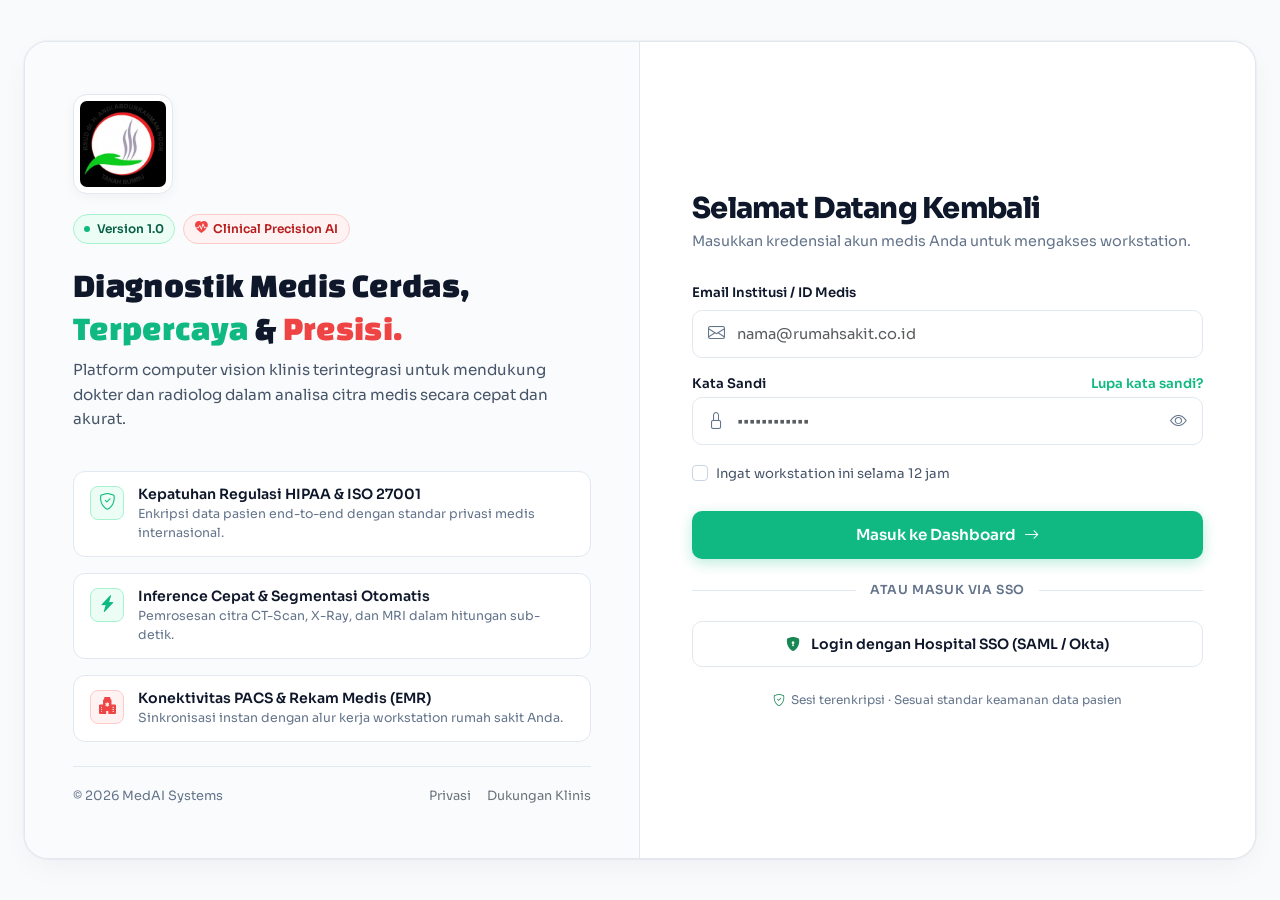
<file: index.html>
<!doctype html>
<html lang="id">
  <head>
    <meta charset="UTF-8" />
    <meta name="viewport" content="width=device-width, initial-scale=1.0" />
    <title>MedAI - Clinical AI Portal</title>

    <!-- Google Fonts: Changa One & Sora -->
    <link rel="preconnect" href="https://fonts.googleapis.com" />
    <link rel="preconnect" href="https://fonts.gstatic.com" crossorigin />
    <link
      href="https://fonts.googleapis.com/css2?family=Changa+One:ital@0;1&family=Sora:wght@300;400;500;600;700;800&display=swap"
      rel="stylesheet"
    />

    <!-- Bootstrap 5.3.3 CSS -->
    <link
      href="https://cdn.jsdelivr.net/npm/bootstrap@5.3.3/dist/css/bootstrap.min.css"
      rel="stylesheet"
    />

    <!-- Bootstrap Icons -->
    <link
      rel="stylesheet"
      href="https://cdn.jsdelivr.net/npm/bootstrap-icons@1.11.3/font/bootstrap-icons.min.css"
    />

    <!-- Custom Modular Stylesheet -->
    <link rel="stylesheet" href="assets/css/style.css" />
  </head>
  <body>
    <!-- Main Auth Container -->
    <main class="auth-container animate-entrance">
      <div class="row g-0 h-100">
        <!-- ==============================================
             LEFT SECTION: BRAND & CLINICAL OVERVIEW
             ============================================== -->
        <section class="col-lg-6 brand-section">
          <!-- Top: Brand Header & Image Component -->
          <div class="brand-anim-1">
            <div class="brand-image-wrapper">
              <img
                src="assets/img/brand.png"
                alt="MedAI-CV Logo Brand"
                width="100"
                height="100"
              />
            </div>

            <!-- Badges Row: Green Trust & Red Clinical Hint -->
            <div class="brand-badges-row">
              <span class="badge-green">
                <span class="status-dot"></span>
                <span>Version 1.0</span>
              </span>
              <span class="badge-red-hint">
                <i class="bi bi-heart-pulse-fill"></i>
                <span>Clinical Precision AI</span>
              </span>
            </div>

            <div class="mt-2">
              <h1 class="brand-headline mb-2">
                Diagnostik Medis Cerdas,
                <span class="highlight-green">Terpercaya</span> &amp;
                <span class="highlight-red">Presisi.</span>
              </h1>
              <p class="brand-description">
                Platform computer vision klinis terintegrasi untuk mendukung
                dokter dan radiolog dalam analisa citra medis secara cepat dan
                akurat.
              </p>
            </div>
          </div>

          <!-- Middle: Simplified Feature List -->
          <div class="brand-anim-2 my-4">
            <div class="d-flex flex-column gap-3">
              <div class="feature-item">
                <div class="feature-icon-green">
                  <i class="bi bi-shield-check"></i>
                </div>
                <div class="feature-text">
                  <h6>Kepatuhan Regulasi HIPAA &amp; ISO 27001</h6>
                  <p>
                    Enkripsi data pasien end-to-end dengan standar privasi medis
                    internasional.
                  </p>
                </div>
              </div>

              <div class="feature-item">
                <div class="feature-icon-green">
                  <i class="bi bi-lightning-charge-fill"></i>
                </div>
                <div class="feature-text">
                  <h6>Inference Cepat &amp; Segmentasi Otomatis</h6>
                  <p>
                    Pemrosesan citra CT-Scan, X-Ray, dan MRI dalam hitungan
                    sub-detik.
                  </p>
                </div>
              </div>

              <div class="feature-item">
                <div class="feature-icon-red">
                  <i class="bi bi-hospital-fill"></i>
                </div>
                <div class="feature-text">
                  <h6>Konektivitas PACS &amp; Rekam Medis (EMR)</h6>
                  <p>
                    Sinkronisasi instan dengan alur kerja workstation rumah
                    sakit Anda.
                  </p>
                </div>
              </div>
            </div>
          </div>

          <!-- Bottom: Corporate Footer -->
          <div
            class="brand-anim-3 brand-footer d-flex align-items-center justify-content-between"
          >
            <span>&copy; 2026 MedAI Systems</span>
            <div class="d-flex gap-3">
              <a
                href="#"
                class="text-secondary text-decoration-none"
                style="font-size: 0.8rem"
                >Privasi</a
              >
              <a
                href="#"
                class="text-secondary text-decoration-none"
                style="font-size: 0.8rem"
                >Dukungan Klinis</a
              >
            </div>
          </div>
        </section>

        <!-- ==============================================
             RIGHT SECTION: CLEAN LOGIN FORM
             ============================================== -->
        <section class="col-lg-6 login-section">
          <!-- Form Header -->
          <div class="form-anim-1">
            <h2 class="form-title">Selamat Datang Kembali</h2>
            <p class="form-subtitle">
              Masukkan kredensial akun medis Anda untuk mengakses workstation.
            </p>
          </div>

          <!-- Login Form -->
          <form id="loginForm" class="form-anim-2">
            <!-- Work Email / ID Input -->
            <div class="mb-3">
              <label for="workEmail" class="form-label"
                >Email Institusi / ID Medis</label
              >
              <div class="input-wrapper">
                <input
                  type="email"
                  class="form-control"
                  id="workEmail"
                  placeholder="nama@rumahsakit.co.id"
                  required
                />
                <i class="bi bi-envelope input-icon"></i>
              </div>
            </div>

            <!-- Password Input -->
            <div class="mb-3">
              <div
                class="d-flex justify-content-between align-items-center mb-1"
              >
                <label for="accountPassword" class="form-label mb-0"
                  >Kata Sandi</label
                >
                <a href="#forgot" class="forgot-link">Lupa kata sandi?</a>
              </div>
              <div class="input-wrapper">
                <input
                  type="password"
                  class="form-control"
                  id="accountPassword"
                  placeholder="••••••••••••"
                  required
                />
                <i class="bi bi-lock input-icon"></i>
                <button
                  type="button"
                  class="toggle-password"
                  id="togglePasswordBtn"
                  aria-label="Tampilkan atau sembunyikan kata sandi"
                >
                  <i class="bi bi-eye" id="togglePasswordIcon"></i>
                </button>
              </div>
            </div>

            <!-- Remember me -->
            <div class="d-flex justify-content-between align-items-center mb-4">
              <div class="form-check">
                <input
                  class="form-check-input"
                  type="checkbox"
                  id="rememberMe"
                />
                <label class="form-check-label" for="rememberMe">
                  Ingat workstation ini selama 12 jam
                </label>
              </div>
            </div>

            <!-- Primary Green Action Button -->
            <button
              type="submit"
              id="submitBtn"
              class="btn btn-green-primary w-100"
            >
              <span>Masuk ke Dashboard</span>
              <i class="bi bi-arrow-right"></i>
            </button>
          </form>

          <!-- Alternative SSO Option -->
          <div class="form-anim-3">
            <div class="divider">
              <span>atau masuk via sso</span>
            </div>

            <button type="button" class="btn btn-sso w-100">
              <i class="bi bi-shield-lock-fill text-success"></i>
              <span>Login dengan Hospital SSO (SAML / Okta)</span>
            </button>
          </div>

          <!-- Compliance Notice with Green & Red Hint -->
          <div class="form-anim-4 compliance-footer">
            <i class="bi bi-shield-check text-success"></i>
            <span
              >Sesi terenkripsi &middot; Sesuai standar keamanan data
              pasien</span
            >
          </div>
        </section>
      </div>
    </main>

    <!-- Bootstrap 5.3.3 JS Bundle -->
    <script src="https://cdn.jsdelivr.net/npm/bootstrap@5.3.3/dist/js/bootstrap.bundle.min.js"></script>

    <!-- Custom Modular Script -->
    <script src="assets/js/main.js"></script>
  </body>
</html>
</file>
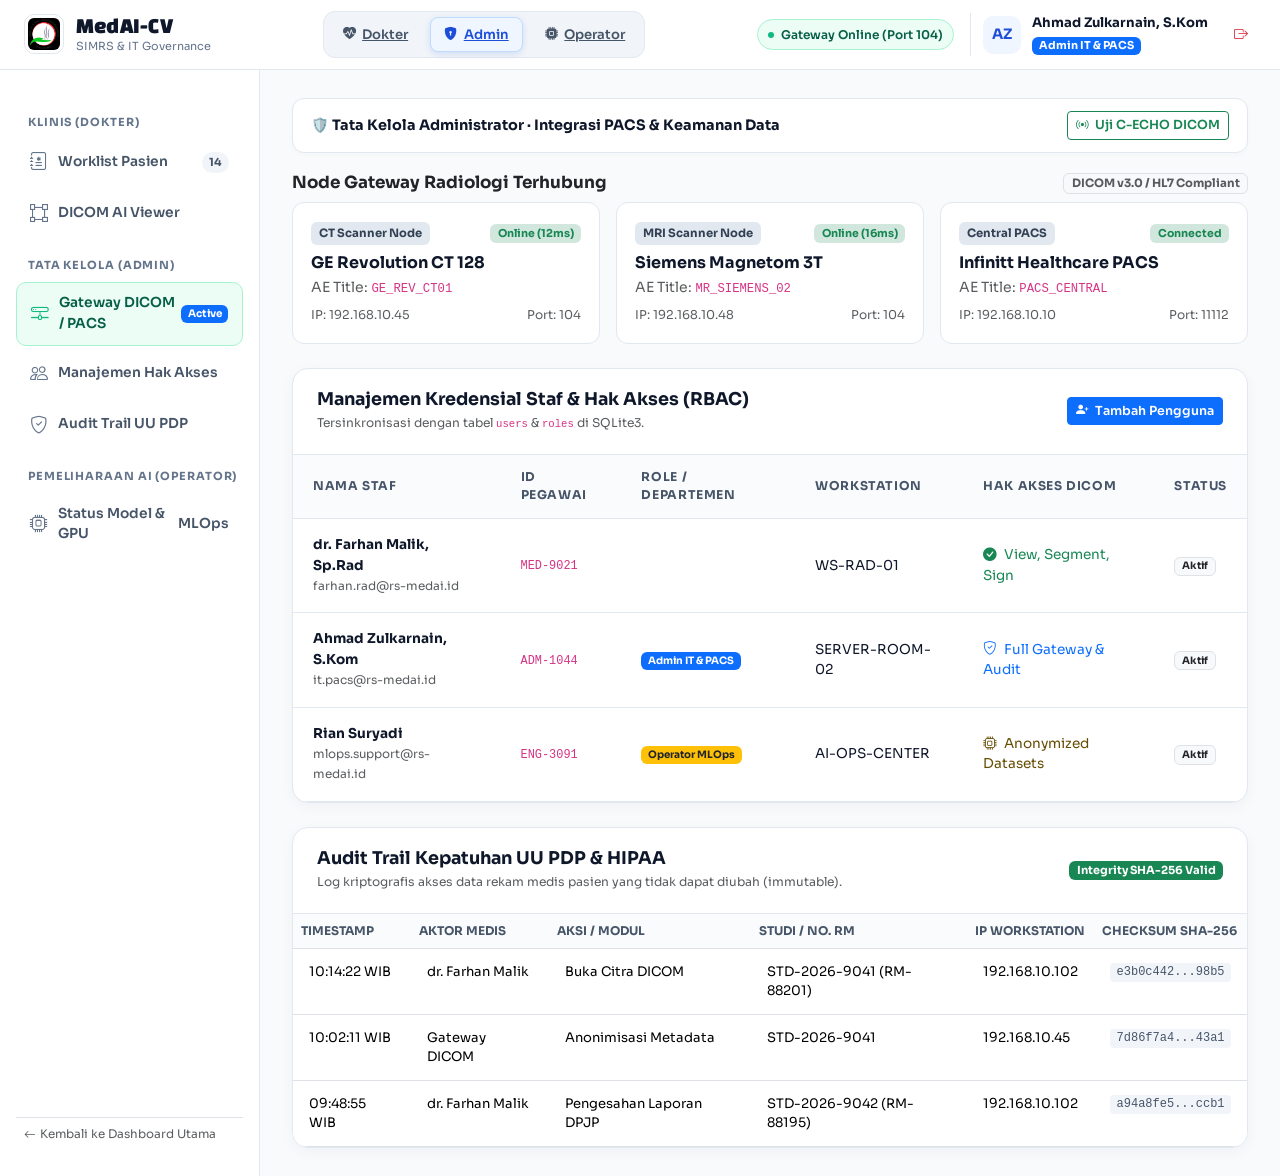
<file: admin.html>
<!doctype html>
<html lang="id">
  <head>
    <meta charset="UTF-8" />
    <meta name="viewport" content="width=device-width, initial-scale=1.0" />
    <title>MedAI-CV &mdash; Modul Tata Kelola Admin, PACS &amp; Audit</title>

    <!-- Google Fonts: Changa One & Sora -->
    <link rel="preconnect" href="https://fonts.googleapis.com" />
    <link rel="preconnect" href="https://fonts.gstatic.com" crossorigin />
    <link
      href="https://fonts.googleapis.com/css2?family=Changa+One:ital@0;1&family=Sora:wght@300;400;500;600;700;800&display=swap"
      rel="stylesheet"
    />

    <!-- Bootstrap 5.3.3 CSS -->
    <link
      href="https://cdn.jsdelivr.net/npm/bootstrap@5.3.3/dist/css/bootstrap.min.css"
      rel="stylesheet"
    />

    <!-- Bootstrap Icons -->
    <link
      rel="stylesheet"
      href="https://cdn.jsdelivr.net/npm/bootstrap-icons@1.11.3/font/bootstrap-icons.min.css"
    />

    <!-- Dashboard Stylesheet -->
    <link rel="stylesheet" href="assets/css/dashboard.css" />
  </head>
  <body>
    <!-- TOPBAR -->
    <header class="dash-topbar">
      <a href="dashboard.html" class="topbar-brand">
        <img src="assets/img/brand.png" alt="MedAI-CV Logo" width="38" height="38" />
        <div>
          <h1 class="brand-text-title">MedAI-CV</h1>
          <span class="brand-text-sub">SIMRS &amp; IT Governance</span>
        </div>
      </a>

      <!-- Quick Role Navigation -->
      <div class="role-switcher-container">
        <a href="doctor.html" class="role-pill-btn" data-role="doctor">
          <i class="bi bi-heart-pulse-fill"></i>
          <span>Dokter</span>
        </a>
        <a href="admin.html" class="role-pill-btn active" data-role="admin">
          <i class="bi bi-shield-lock-fill"></i>
          <span>Admin</span>
        </a>
        <a href="operator.html" class="role-pill-btn" data-role="operator">
          <i class="bi bi-cpu-fill"></i>
          <span>Operator</span>
        </a>
      </div>

      <div class="topbar-actions">
        <div class="badge-system-live d-none d-md-inline-flex">
          <span class="status-dot"></span>
          <span>Gateway Online (Port 104)</span>
        </div>

        <div class="user-profile-widget">
          <div class="user-avatar" style="background: #eff6ff; color: #1d4ed8;">AZ</div>
          <div class="d-none d-sm-block text-start">
            <div class="fw-bold" style="font-size: 0.82rem;">Ahmad Zulkarnain, S.Kom</div>
            <span class="badge text-bg-primary" style="font-size: 0.68rem;">Admin IT &amp; PACS</span>
          </div>
          <a href="index.html" class="btn btn-sm btn-outline-secondary ms-2 text-danger border-0" title="Keluar">
            <i class="bi bi-box-arrow-right"></i>
          </a>
        </div>
      </div>
    </header>

    <div class="dash-layout">
      <!-- LEFT SIDEBAR -->
      <aside class="dash-sidebar">
        <div>
          <div class="sidebar-menu-title">Klinis (Dokter)</div>
          <ul class="sidebar-nav-list">
            <li>
              <a href="dashboard.html" class="nav-link-item">
                <span class="nav-left">
                  <i class="bi bi-journal-medical"></i>
                  <span>Worklist Pasien</span>
                </span>
                <span class="nav-badge-count">14</span>
              </a>
            </li>
            <li>
              <a href="doctor.html" class="nav-link-item">
                <span class="nav-left">
                  <i class="bi bi-bounding-box"></i>
                  <span>DICOM AI Viewer</span>
                </span>
              </a>
            </li>
          </ul>

          <div class="sidebar-menu-title">Tata Kelola (Admin)</div>
          <ul class="sidebar-nav-list">
            <li>
              <a href="admin.html" class="nav-link-item active">
                <span class="nav-left">
                  <i class="bi bi-hdd-network"></i>
                  <span>Gateway DICOM / PACS</span>
                </span>
                <span class="badge text-bg-primary" style="font-size: 0.65rem;">Active</span>
              </a>
            </li>
            <li>
              <a href="#users-section" class="nav-link-item">
                <span class="nav-left">
                  <i class="bi bi-people"></i>
                  <span>Manajemen Hak Akses</span>
                </span>
              </a>
            </li>
            <li>
              <a href="#audit-section" class="nav-link-item">
                <span class="nav-left">
                  <i class="bi bi-shield-check"></i>
                  <span>Audit Trail UU PDP</span>
                </span>
              </a>
            </li>
          </ul>

          <div class="sidebar-menu-title">Pemeliharaan AI (Operator)</div>
          <ul class="sidebar-nav-list">
            <li>
              <a href="operator.html" class="nav-link-item">
                <span class="nav-left">
                  <i class="bi bi-cpu"></i>
                  <span>Status Model &amp; GPU</span>
                </span>
                <span class="nav-badge-role">MLOps</span>
              </a>
            </li>
          </ul>
        </div>

        <div class="p-2 border-top text-muted" style="font-size: 0.74rem;">
          <a href="dashboard.html" class="text-decoration-none text-muted d-flex align-items-center gap-1">
            <i class="bi bi-arrow-left"></i> Kembali ke Dashboard Utama
          </a>
        </div>
      </aside>

      <!-- MAIN CONTENT: ADMIN GOVERNANCE -->
      <main class="dash-content-area">
        <!-- Top Status Bar -->
        <div class="role-indicator-banner">
          <div class="d-flex align-items-center flex-wrap gap-2">
            <h2 class="role-banner-title mb-0">
              🛡️ Tata Kelola Administrator &middot; Integrasi PACS &amp; Keamanan Data
            </h2>
          </div>
          <button type="button" class="btn btn-sm btn-outline-success fw-semibold" id="btnPingEcho" style="font-size: 0.78rem;">
            <i class="bi bi-broadcast me-1"></i> Uji C-ECHO DICOM
          </button>
        </div>

        <!-- Section 1: PACS & DICOM Modality Gateway -->
        <div class="mb-4">
          <div class="d-flex align-items-center justify-content-between mb-2">
            <h4 class="fw-bold text-dark mb-0" style="font-size: 1.05rem;">Node Gateway Radiologi Terhubung</h4>
            <span class="badge text-bg-light border text-muted" style="font-size: 0.72rem;">DICOM v3.0 / HL7 Compliant</span>
          </div>

          <div class="row g-3">
            <div class="col-md-4">
              <div class="node-card">
                <div class="d-flex align-items-center justify-content-between mb-2">
                  <span class="badge-modality">CT Scanner Node</span>
                  <span class="badge bg-success-subtle text-success" style="font-size: 0.68rem;">Online (12ms)</span>
                </div>
                <h6 class="fw-bold mb-1">GE Revolution CT 128</h6>
                <div class="text-muted small mb-2">AE Title: <code>GE_REV_CT01</code></div>
                <div class="d-flex justify-content-between text-muted" style="font-size: 0.76rem;">
                  <span>IP: 192.168.10.45</span>
                  <span>Port: 104</span>
                </div>
              </div>
            </div>

            <div class="col-md-4">
              <div class="node-card">
                <div class="d-flex align-items-center justify-content-between mb-2">
                  <span class="badge-modality">MRI Scanner Node</span>
                  <span class="badge bg-success-subtle text-success" style="font-size: 0.68rem;">Online (16ms)</span>
                </div>
                <h6 class="fw-bold mb-1">Siemens Magnetom 3T</h6>
                <div class="text-muted small mb-2">AE Title: <code>MR_SIEMENS_02</code></div>
                <div class="d-flex justify-content-between text-muted" style="font-size: 0.76rem;">
                  <span>IP: 192.168.10.48</span>
                  <span>Port: 104</span>
                </div>
              </div>
            </div>

            <div class="col-md-4">
              <div class="node-card">
                <div class="d-flex align-items-center justify-content-between mb-2">
                  <span class="badge-modality">Central PACS</span>
                  <span class="badge bg-success-subtle text-success" style="font-size: 0.68rem;">Connected</span>
                </div>
                <h6 class="fw-bold mb-1">Infinitt Healthcare PACS</h6>
                <div class="text-muted small mb-2">AE Title: <code>PACS_CENTRAL</code></div>
                <div class="d-flex justify-content-between text-muted" style="font-size: 0.76rem;">
                  <span>IP: 192.168.10.10</span>
                  <span>Port: 11112</span>
                </div>
              </div>
            </div>
          </div>
        </div>

        <!-- Section 2: User Access & Role Permissions (SQLite3 Managed) -->
        <div class="study-table-card mb-4" id="users-section">
          <div class="table-card-header">
            <div>
              <h5 class="table-card-title">Manajemen Kredensial Staf &amp; Hak Akses (RBAC)</h5>
              <small class="text-muted" style="font-size: 0.76rem;">Tersinkronisasi dengan tabel <code>users</code> &amp; <code>roles</code> di SQLite3.</small>
            </div>
            <button type="button" class="btn btn-sm btn-primary fw-semibold" id="btnAddUser" style="font-size: 0.78rem;">
              <i class="bi bi-person-plus-fill me-1"></i> Tambah Pengguna
            </button>
          </div>

          <div class="table-responsive">
            <table class="study-table">
              <thead>
                <tr>
                  <th>Nama Staf</th>
                  <th>ID Pegawai</th>
                  <th>Role / Departemen</th>
                  <th>Workstation</th>
                  <th>Hak Akses DICOM</th>
                  <th>Status</th>
                </tr>
              </thead>
              <tbody>
                <tr>
                  <td>
                    <div class="fw-bold">dr. Farhan Malik, Sp.Rad</div>
                    <small class="text-muted">farhan.rad@rs-medai.id</small>
                  </td>
                  <td><code>MED-9021</code></td>
                  <td><span class="badge badge-green">Dokter Radiolog</span></td>
                  <td>WS-RAD-01</td>
                  <td><span class="text-success"><i class="bi bi-check-circle-fill me-1"></i> View, Segment, Sign</span></td>
                  <td><span class="badge bg-light text-dark border">Aktif</span></td>
                </tr>
                <tr>
                  <td>
                    <div class="fw-bold">Ahmad Zulkarnain, S.Kom</div>
                    <small class="text-muted">it.pacs@rs-medai.id</small>
                  </td>
                  <td><code>ADM-1044</code></td>
                  <td><span class="badge text-bg-primary">Admin IT &amp; PACS</span></td>
                  <td>SERVER-ROOM-02</td>
                  <td><span class="text-primary"><i class="bi bi-shield-check me-1"></i> Full Gateway &amp; Audit</span></td>
                  <td><span class="badge bg-light text-dark border">Aktif</span></td>
                </tr>
                <tr>
                  <td>
                    <div class="fw-bold">Rian Suryadi</div>
                    <small class="text-muted">mlops.support@rs-medai.id</small>
                  </td>
                  <td><code>ENG-3091</code></td>
                  <td><span class="badge text-bg-warning text-dark">Operator MLOps</span></td>
                  <td>AI-OPS-CENTER</td>
                  <td><span class="text-warning-emphasis"><i class="bi bi-cpu me-1"></i> Anonymized Datasets</span></td>
                  <td><span class="badge bg-light text-dark border">Aktif</span></td>
                </tr>
              </tbody>
            </table>
          </div>
        </div>

        <!-- Section 3: Audit Trail & UU PDP Compliance Log -->
        <div class="study-table-card" id="audit-section">
          <div class="table-card-header">
            <div>
              <h5 class="table-card-title">Audit Trail Kepatuhan UU PDP &amp; HIPAA</h5>
              <small class="text-muted" style="font-size: 0.76rem;">Log kriptografis akses data rekam medis pasien yang tidak dapat diubah (immutable).</small>
            </div>
            <span class="badge text-bg-success" style="font-size: 0.7rem;">Integrity SHA-256 Valid</span>
          </div>

          <div class="table-responsive">
            <table class="table audit-table mb-0">
              <thead>
                <tr>
                  <th>Timestamp</th>
                  <th>Aktor Medis</th>
                  <th>Aksi / Modul</th>
                  <th>Studi / No. RM</th>
                  <th>IP Workstation</th>
                  <th>Checksum SHA-256</th>
                </tr>
              </thead>
              <tbody>
                <tr>
                  <td>10:14:22 WIB</td>
                  <td>dr. Farhan Malik</td>
                  <td>Buka Citra DICOM</td>
                  <td>STD-2026-9041 (RM-88201)</td>
                  <td>192.168.10.102</td>
                  <td><span class="hash-code">e3b0c442...98b5</span></td>
                </tr>
                <tr>
                  <td>10:02:11 WIB</td>
                  <td>Gateway DICOM</td>
                  <td>Anonimisasi Metadata</td>
                  <td>STD-2026-9041</td>
                  <td>192.168.10.45</td>
                  <td><span class="hash-code">7d86f7a4...43a1</span></td>
                </tr>
                <tr>
                  <td>09:48:55 WIB</td>
                  <td>dr. Farhan Malik</td>
                  <td>Pengesahan Laporan DPJP</td>
                  <td>STD-2026-9042 (RM-88195)</td>
                  <td>192.168.10.102</td>
                  <td><span class="hash-code">a94a8fe5...ccb1</span></td>
                </tr>
              </tbody>
            </table>
          </div>
        </div>
      </main>
    </div>

    <!-- Bootstrap 5 JS -->
    <script src="https://cdn.jsdelivr.net/npm/bootstrap@5.3.3/dist/js/bootstrap.bundle.min.js"></script>

    <script>
      const btnPingEcho = document.getElementById("btnPingEcho");
      if (btnPingEcho) {
        btnPingEcho.addEventListener("click", () => {
          btnPingEcho.disabled = true;
          btnPingEcho.innerHTML = '<span class="spinner-border spinner-border-sm me-1"></span> Pinging C-ECHO...';
          setTimeout(() => {
            btnPingEcho.disabled = false;
            btnPingEcho.innerHTML = '<i class="bi bi-broadcast me-1"></i> Uji C-ECHO DICOM';
            alert("Hasil C-ECHO DICOM:\n- GE_REV_CT01 (192.168.10.45): SUCCESS (12ms)\n- MR_SIEMENS_02 (192.168.10.48): SUCCESS (16ms)\n- PACS_CENTRAL (192.168.10.10): SUCCESS (8ms)\nSemua node gateway beroperasi optimal!");
          }, 800);
        });
      }

      const btnAddUser = document.getElementById("btnAddUser");
      if (btnAddUser) {
        btnAddUser.addEventListener("click", () => {
          alert("Membuka dialog konfigurasi kredensial pengguna baru (terhubung langsung ke SQLite3).");
        });
      }
    </script>
  </body>
</html>
</file>
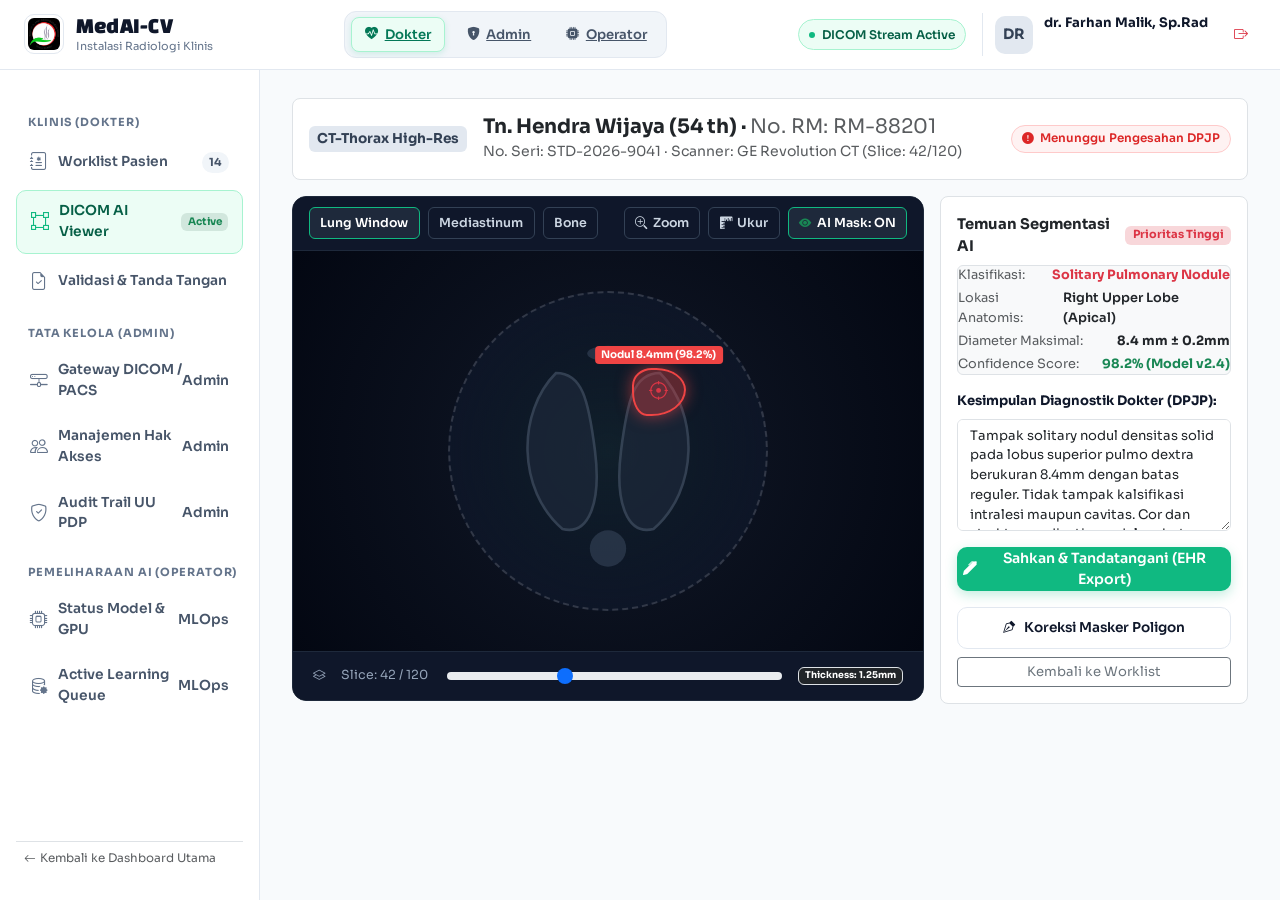
<file: doctor.html>
<!doctype html>
<html lang="id">
  <head>
    <meta charset="UTF-8" />
    <meta name="viewport" content="width=device-width, initial-scale=1.0" />
    <title>MedAI-CV &mdash; Modul Klinis Dokter &amp; DICOM AI Viewer</title>

    <!-- Google Fonts: Changa One & Sora -->
    <link rel="preconnect" href="https://fonts.googleapis.com" />
    <link rel="preconnect" href="https://fonts.gstatic.com" crossorigin />
    <link
      href="https://fonts.googleapis.com/css2?family=Changa+One:ital@0;1&family=Sora:wght@300;400;500;600;700;800&display=swap"
      rel="stylesheet"
    />

    <!-- Bootstrap 5.3.3 CSS -->
    <link
      href="https://cdn.jsdelivr.net/npm/bootstrap@5.3.3/dist/css/bootstrap.min.css"
      rel="stylesheet"
    />

    <!-- Bootstrap Icons -->
    <link
      rel="stylesheet"
      href="https://cdn.jsdelivr.net/npm/bootstrap-icons@1.11.3/font/bootstrap-icons.min.css"
    />

    <!-- Dashboard Stylesheet -->
    <link rel="stylesheet" href="assets/css/dashboard.css" />
  </head>
  <body>
    <!-- TOPBAR -->
    <header class="dash-topbar">
      <a href="dashboard.html" class="topbar-brand">
        <img src="assets/img/brand.png" alt="MedAI-CV Logo" width="38" height="38" />
        <div>
          <h1 class="brand-text-title">MedAI-CV</h1>
          <span class="brand-text-sub">Instalasi Radiologi Klinis</span>
        </div>
      </a>

      <!-- Quick Role Navigation -->
      <div class="role-switcher-container">
        <a href="doctor.html" class="role-pill-btn active" data-role="doctor">
          <i class="bi bi-heart-pulse-fill"></i>
          <span>Dokter</span>
        </a>
        <a href="admin.html" class="role-pill-btn" data-role="admin">
          <i class="bi bi-shield-lock-fill"></i>
          <span>Admin</span>
        </a>
        <a href="operator.html" class="role-pill-btn" data-role="operator">
          <i class="bi bi-cpu-fill"></i>
          <span>Operator</span>
        </a>
      </div>

      <div class="topbar-actions">
        <div class="badge-system-live d-none d-md-inline-flex">
          <span class="status-dot"></span>
          <span>DICOM Stream Active</span>
        </div>

        <div class="user-profile-widget">
          <div class="user-avatar">DR</div>
          <div class="d-none d-sm-block text-start">
            <div class="fw-bold" style="font-size: 0.82rem;">dr. Farhan Malik, Sp.Rad</div>
            <span class="badge badge-green" style="font-size: 0.68rem;">DPJP Radiologi</span>
          </div>
          <a href="index.html" class="btn btn-sm btn-outline-secondary ms-2 text-danger border-0" title="Keluar">
            <i class="bi bi-box-arrow-right"></i>
          </a>
        </div>
      </div>
    </header>

    <div class="dash-layout">
      <!-- LEFT SIDEBAR -->
      <aside class="dash-sidebar">
        <div>
          <div class="sidebar-menu-title">Klinis (Dokter)</div>
          <ul class="sidebar-nav-list">
            <li>
              <a href="dashboard.html" class="nav-link-item">
                <span class="nav-left">
                  <i class="bi bi-journal-medical"></i>
                  <span>Worklist Pasien</span>
                </span>
                <span class="nav-badge-count">14</span>
              </a>
            </li>
            <li>
              <a href="doctor.html" class="nav-link-item active">
                <span class="nav-left">
                  <i class="bi bi-bounding-box"></i>
                  <span>DICOM AI Viewer</span>
                </span>
                <span class="badge bg-success-subtle text-success" style="font-size: 0.65rem;">Active</span>
              </a>
            </li>
            <li>
              <a href="#validation" class="nav-link-item">
                <span class="nav-left">
                  <i class="bi bi-file-earmark-check"></i>
                  <span>Validasi &amp; Tanda Tangan</span>
                </span>
              </a>
            </li>
          </ul>

          <div class="sidebar-menu-title">Tata Kelola (Admin)</div>
          <ul class="sidebar-nav-list">
            <li>
              <a href="admin.html" class="nav-link-item">
                <span class="nav-left">
                  <i class="bi bi-hdd-network"></i>
                  <span>Gateway DICOM / PACS</span>
                </span>
                <span class="nav-badge-role">Admin</span>
              </a>
            </li>
            <li>
              <a href="admin.html#users" class="nav-link-item">
                <span class="nav-left">
                  <i class="bi bi-people"></i>
                  <span>Manajemen Hak Akses</span>
                </span>
                <span class="nav-badge-role">Admin</span>
              </a>
            </li>
            <li>
              <a href="admin.html#audit" class="nav-link-item">
                <span class="nav-left">
                  <i class="bi bi-shield-check"></i>
                  <span>Audit Trail UU PDP</span>
                </span>
                <span class="nav-badge-role">Admin</span>
              </a>
            </li>
          </ul>

          <div class="sidebar-menu-title">Pemeliharaan AI (Operator)</div>
          <ul class="sidebar-nav-list">
            <li>
              <a href="operator.html" class="nav-link-item">
                <span class="nav-left">
                  <i class="bi bi-cpu"></i>
                  <span>Status Model &amp; GPU</span>
                </span>
                <span class="nav-badge-role">MLOps</span>
              </a>
            </li>
            <li>
              <a href="operator.html#pipeline" class="nav-link-item">
                <span class="nav-left">
                  <i class="bi bi-database-gear"></i>
                  <span>Active Learning Queue</span>
                </span>
                <span class="nav-badge-role">MLOps</span>
              </a>
            </li>
          </ul>
        </div>

        <div class="p-2 border-top text-muted" style="font-size: 0.74rem;">
          <a href="dashboard.html" class="text-decoration-none text-muted d-flex align-items-center gap-1">
            <i class="bi bi-arrow-left"></i> Kembali ke Dashboard Utama
          </a>
        </div>
      </aside>

      <!-- MAIN CLINICAL CONTENT AREA -->
      <main class="dash-content-area">
        <!-- Patient Banner -->
        <div class="d-flex align-items-center justify-content-between p-3 bg-white border rounded-3 mb-3">
          <div class="d-flex align-items-center gap-3">
            <span class="badge-modality px-2.5 py-1.5" style="font-size: 0.85rem;">CT-Thorax High-Res</span>
            <div>
              <h5 class="mb-0 fw-bold text-dark">Tn. Hendra Wijaya (54 th) &middot; <span class="text-muted fw-normal">No. RM: RM-88201</span></h5>
              <small class="text-muted">No. Seri: STD-2026-9041 &middot; Scanner: GE Revolution CT (Slice: 42/120)</small>
            </div>
          </div>
          <div class="d-flex align-items-center gap-2">
            <span class="state-badge state-review">
              <i class="bi bi-exclamation-circle-fill"></i> Menunggu Pengesahan DPJP
            </span>
          </div>
        </div>

        <div class="row g-3">
          <!-- Left: DICOM AI Interactive Viewer -->
          <div class="col-lg-8">
            <div class="dicom-container">
              <!-- Toolbar -->
              <div class="dicom-toolbar">
                <div class="d-flex align-items-center gap-2">
                  <button type="button" class="dicom-tool-btn active" id="btnWindowLung">Lung Window</button>
                  <button type="button" class="dicom-tool-btn" id="btnWindowMediastinum">Mediastinum</button>
                  <button type="button" class="dicom-tool-btn" id="btnWindowBone">Bone</button>
                </div>

                <div class="d-flex align-items-center gap-2">
                  <button type="button" class="dicom-tool-btn" id="btnZoomIn"><i class="bi bi-zoom-in"></i> Zoom</button>
                  <button type="button" class="dicom-tool-btn" id="btnMeasure"><i class="bi bi-rulers"></i> Ukur</button>
                  <button type="button" class="dicom-tool-btn active" id="btnToggleAi">
                    <i class="bi bi-eye-fill text-success"></i>
                    <span>AI Mask: ON</span>
                  </button>
                </div>
              </div>

              <!-- Viewport View Canvas -->
              <div class="dicom-viewport-area" id="dicomViewport">
                <div class="dicom-scan-mock">
                  <!-- Simulated CT Axial Lung Anatomy -->
                  <svg width="260" height="260" viewBox="0 0 200 200" style="opacity: 0.65;">
                    <!-- Right & Left Lung Fields -->
                    <path d="M 60,40 C 30,70 30,130 65,160 C 85,165 95,140 90,100 C 85,60 80,40 60,40 Z" fill="#1e293b" stroke="#475569" stroke-width="2"/>
                    <path d="M 140,40 C 170,70 170,130 135,160 C 115,165 105,140 110,100 C 115,60 120,40 140,40 Z" fill="#1e293b" stroke="#475569" stroke-width="2"/>
                    <!-- Spine & Sternum -->
                    <circle cx="100" cy="175" r="14" fill="#334155"/>
                    <ellipse cx="100" cy="25" rx="16" ry="6" fill="#334155"/>
                  </svg>

                  <!-- AI Lesion Segmentation Overlay -->
                  <div class="ai-lesion-mask" id="aiLesionMask">
                    <span class="ai-lesion-label">Nodul 8.4mm (98.2%)</span>
                    <i class="bi bi-crosshair text-danger" style="font-size: 1.2rem;"></i>
                  </div>
                </div>
              </div>

              <!-- Slice Navigator Slider -->
              <div class="dicom-slice-slider">
                <i class="bi bi-layers"></i>
                <span style="min-width: 90px;" id="sliceIndicator">Slice: 42 / 120</span>
                <input
                  type="range"
                  class="form-range flex-grow-1"
                  id="sliceRangeInput"
                  min="1"
                  max="120"
                  value="42"
                />
                <span class="badge text-bg-dark border">Thickness: 1.25mm</span>
              </div>
            </div>
          </div>

          <!-- Right: Clinical Validation & Sign-off Panel -->
          <div class="col-lg-4">
            <div class="bg-white border rounded-3 p-3 d-flex flex-column h-100">
              <div class="d-flex align-items-center justify-content-between mb-2">
                <span class="fw-bold text-dark" style="font-size: 0.92rem;">Temuan Segmentasi AI</span>
                <span class="badge bg-danger-subtle text-danger" style="font-size: 0.7rem;">Prioritas Tinggi</span>
              </div>

              <div class="p-2.5 bg-light rounded-2 border mb-3">
                <div class="d-flex justify-content-between mb-1" style="font-size: 0.8rem;">
                  <span class="text-muted">Klasifikasi:</span>
                  <span class="fw-bold text-danger">Solitary Pulmonary Nodule</span>
                </div>
                <div class="d-flex justify-content-between mb-1" style="font-size: 0.8rem;">
                  <span class="text-muted">Lokasi Anatomis:</span>
                  <span class="fw-semibold text-dark">Right Upper Lobe (Apical)</span>
                </div>
                <div class="d-flex justify-content-between mb-1" style="font-size: 0.8rem;">
                  <span class="text-muted">Diameter Maksimal:</span>
                  <span class="fw-bold text-dark">8.4 mm &plusmn; 0.2mm</span>
                </div>
                <div class="d-flex justify-content-between" style="font-size: 0.8rem;">
                  <span class="text-muted">Confidence Score:</span>
                  <span class="fw-bold text-success">98.2% (Model v2.4)</span>
                </div>
              </div>

              <!-- Doctor's Impression Template -->
              <label for="doctorImpressionText" class="form-label fw-bold" style="font-size: 0.82rem;">
                Kesimpulan Diagnostik Dokter (DPJP):
              </label>
              <textarea
                class="form-control mb-3 flex-grow-1"
                id="doctorImpressionText"
                rows="5"
                style="font-size: 0.82rem; line-height: 1.5;"
              >Tampak solitary nodul densitas solid pada lobus superior pulmo dextra berukuran 8.4mm dengan batas reguler. Tidak tampak kalsifikasi intralesi maupun cavitas. Cor dan struktur mediastinum dalam batas normal.

Saran: Evaluasi follow-up CT low-dose 3-6 bulan sesuai pedoman Fleischner Society.</textarea>

              <!-- Actions -->
              <div class="d-flex flex-column gap-2 mt-auto">
                <button type="button" class="action-btn-primary" id="btnValidateSign">
                  <i class="bi bi-pen-fill"></i>
                  <span>Sahkan &amp; Tandatangani (EHR Export)</span>
                </button>
                <button type="button" class="action-btn-secondary" id="btnEditPolygon">
                  <i class="bi bi-vector-pen"></i>
                  <span>Koreksi Masker Poligon</span>
                </button>
                <a href="dashboard.html" class="btn btn-sm btn-outline-secondary text-center" style="font-size: 0.82rem;">
                  Kembali ke Worklist
                </a>
              </div>
            </div>
          </div>
        </div>
      </main>
    </div>

    <!-- Bootstrap 5 JS -->
    <script src="https://cdn.jsdelivr.net/npm/bootstrap@5.3.3/dist/js/bootstrap.bundle.min.js"></script>

    <!-- Doctor Page Script -->
    <script>
      const btnToggleAi = document.getElementById("btnToggleAi");
      const aiLesionMask = document.getElementById("aiLesionMask");
      const sliceRangeInput = document.getElementById("sliceRangeInput");
      const sliceIndicator = document.getElementById("sliceIndicator");
      const btnValidateSign = document.getElementById("btnValidateSign");

      if (btnToggleAi && aiLesionMask) {
        let isAiVisible = true;
        btnToggleAi.addEventListener("click", () => {
          isAiVisible = !isAiVisible;
          aiLesionMask.style.display = isAiVisible ? "flex" : "none";
          btnToggleAi.innerHTML = isAiVisible
            ? '<i class="bi bi-eye-fill text-success"></i> <span>AI Mask: ON</span>'
            : '<i class="bi bi-eye-slash text-muted"></i> <span>AI Mask: OFF</span>';
          btnToggleAi.classList.toggle("active", isAiVisible);
        });
      }

      if (sliceRangeInput && sliceIndicator) {
        sliceRangeInput.addEventListener("input", (e) => {
          sliceIndicator.textContent = `Slice: ${e.target.value} / 120`;
          // Slightly shift mask scale simulation
          if (aiLesionMask) {
            const scale = Math.max(0.6, 1 - Math.abs(e.target.value - 42) * 0.03);
            aiLesionMask.style.transform = `scale(${scale})`;
            aiLesionMask.style.opacity = e.target.value >= 35 && e.target.value <= 50 ? "1" : "0.2";
          }
        });
      }

      if (btnValidateSign) {
        btnValidateSign.addEventListener("click", () => {
          btnValidateSign.disabled = true;
          btnValidateSign.innerHTML = `
            <span class="spinner-border spinner-border-sm me-2"></span>
            <span>Mengenkripsi &amp; Menyimpan...</span>
          `;
          setTimeout(() => {
            alert("Laporan Radiologi Resmi telah disahkan dr. Farhan Malik, Sp.Rad dengan Tanda Tangan Digital (RSA-SHA256). Hasil berhasil disinkronkan ke SIMRS!");
            window.location.href = "dashboard.html";
          }, 1000);
        });
      }
    </script>
  </body>
</html>
</file>
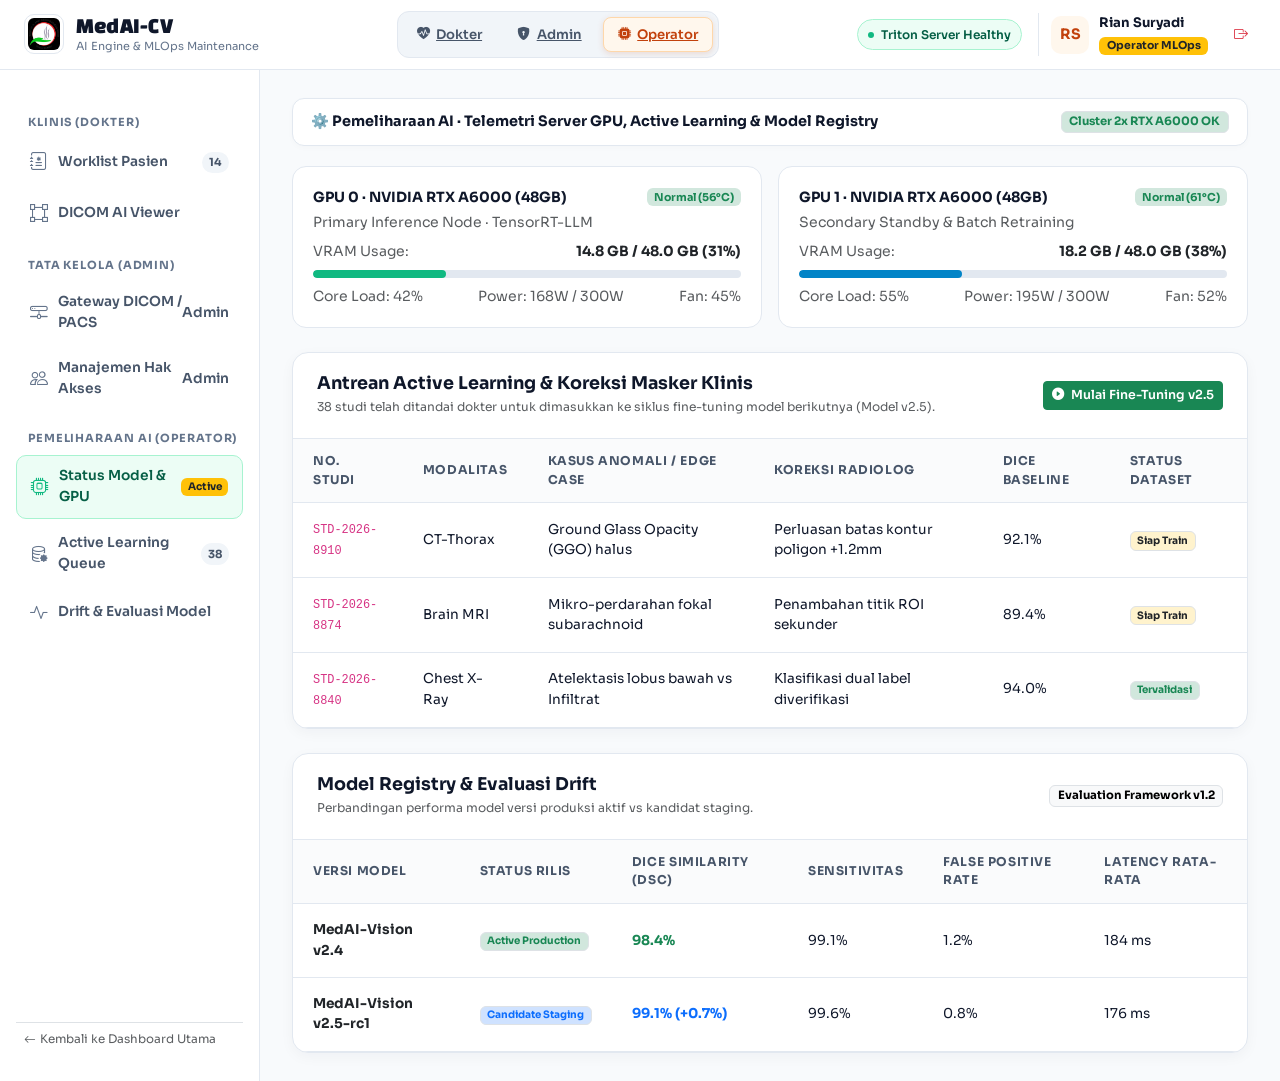
<file: operator.html>
<!doctype html>
<html lang="id">
  <head>
    <meta charset="UTF-8" />
    <meta name="viewport" content="width=device-width, initial-scale=1.0" />
    <title>MedAI-CV &mdash; Modul Pemeliharaan AI &amp; MLOps Operator</title>

    <!-- Google Fonts: Changa One & Sora -->
    <link rel="preconnect" href="https://fonts.googleapis.com" />
    <link rel="preconnect" href="https://fonts.gstatic.com" crossorigin />
    <link
      href="https://fonts.googleapis.com/css2?family=Changa+One:ital@0;1&family=Sora:wght@300;400;500;600;700;800&display=swap"
      rel="stylesheet"
    />

    <!-- Bootstrap 5.3.3 CSS -->
    <link
      href="https://cdn.jsdelivr.net/npm/bootstrap@5.3.3/dist/css/bootstrap.min.css"
      rel="stylesheet"
    />

    <!-- Bootstrap Icons -->
    <link
      rel="stylesheet"
      href="https://cdn.jsdelivr.net/npm/bootstrap-icons@1.11.3/font/bootstrap-icons.min.css"
    />

    <!-- Dashboard Stylesheet -->
    <link rel="stylesheet" href="assets/css/dashboard.css" />
  </head>
  <body>
    <!-- TOPBAR -->
    <header class="dash-topbar">
      <a href="dashboard.html" class="topbar-brand">
        <img src="assets/img/brand.png" alt="MedAI-CV Logo" width="38" height="38" />
        <div>
          <h1 class="brand-text-title">MedAI-CV</h1>
          <span class="brand-text-sub">AI Engine &amp; MLOps Maintenance</span>
        </div>
      </a>

      <!-- Quick Role Navigation -->
      <div class="role-switcher-container">
        <a href="doctor.html" class="role-pill-btn" data-role="doctor">
          <i class="bi bi-heart-pulse-fill"></i>
          <span>Dokter</span>
        </a>
        <a href="admin.html" class="role-pill-btn" data-role="admin">
          <i class="bi bi-shield-lock-fill"></i>
          <span>Admin</span>
        </a>
        <a href="operator.html" class="role-pill-btn active" data-role="operator">
          <i class="bi bi-cpu-fill"></i>
          <span>Operator</span>
        </a>
      </div>

      <div class="topbar-actions">
        <div class="badge-system-live d-none d-md-inline-flex">
          <span class="status-dot"></span>
          <span>Triton Server Healthy</span>
        </div>

        <div class="user-profile-widget">
          <div class="user-avatar" style="background: #fff7ed; color: #c2410c;">RS</div>
          <div class="d-none d-sm-block text-start">
            <div class="fw-bold" style="font-size: 0.82rem;">Rian Suryadi</div>
            <span class="badge text-bg-warning text-dark" style="font-size: 0.68rem;">Operator MLOps</span>
          </div>
          <a href="index.html" class="btn btn-sm btn-outline-secondary ms-2 text-danger border-0" title="Keluar">
            <i class="bi bi-box-arrow-right"></i>
          </a>
        </div>
      </div>
    </header>

    <div class="dash-layout">
      <!-- LEFT SIDEBAR -->
      <aside class="dash-sidebar">
        <div>
          <div class="sidebar-menu-title">Klinis (Dokter)</div>
          <ul class="sidebar-nav-list">
            <li>
              <a href="dashboard.html" class="nav-link-item">
                <span class="nav-left">
                  <i class="bi bi-journal-medical"></i>
                  <span>Worklist Pasien</span>
                </span>
                <span class="nav-badge-count">14</span>
              </a>
            </li>
            <li>
              <a href="doctor.html" class="nav-link-item">
                <span class="nav-left">
                  <i class="bi bi-bounding-box"></i>
                  <span>DICOM AI Viewer</span>
                </span>
              </a>
            </li>
          </ul>

          <div class="sidebar-menu-title">Tata Kelola (Admin)</div>
          <ul class="sidebar-nav-list">
            <li>
              <a href="admin.html" class="nav-link-item">
                <span class="nav-left">
                  <i class="bi bi-hdd-network"></i>
                  <span>Gateway DICOM / PACS</span>
                </span>
                <span class="nav-badge-role">Admin</span>
              </a>
            </li>
            <li>
              <a href="admin.html#users" class="nav-link-item">
                <span class="nav-left">
                  <i class="bi bi-people"></i>
                  <span>Manajemen Hak Akses</span>
                </span>
                <span class="nav-badge-role">Admin</span>
              </a>
            </li>
          </ul>

          <div class="sidebar-menu-title">Pemeliharaan AI (Operator)</div>
          <ul class="sidebar-nav-list">
            <li>
              <a href="operator.html" class="nav-link-item active">
                <span class="nav-left">
                  <i class="bi bi-cpu"></i>
                  <span>Status Model &amp; GPU</span>
                </span>
                <span class="badge text-bg-warning text-dark" style="font-size: 0.65rem;">Active</span>
              </a>
            </li>
            <li>
              <a href="#pipeline-section" class="nav-link-item">
                <span class="nav-left">
                  <i class="bi bi-database-gear"></i>
                  <span>Active Learning Queue</span>
                </span>
                <span class="nav-badge-count">38</span>
              </a>
            </li>
            <li>
              <a href="#drift-section" class="nav-link-item">
                <span class="nav-left">
                  <i class="bi bi-activity"></i>
                  <span>Drift &amp; Evaluasi Model</span>
                </span>
              </a>
            </li>
          </ul>
        </div>

        <div class="p-2 border-top text-muted" style="font-size: 0.74rem;">
          <a href="dashboard.html" class="text-decoration-none text-muted d-flex align-items-center gap-1">
            <i class="bi bi-arrow-left"></i> Kembali ke Dashboard Utama
          </a>
        </div>
      </aside>

      <!-- MAIN CONTENT: OPERATOR & MLOPS -->
      <main class="dash-content-area">
        <!-- Top Status Bar -->
        <div class="role-indicator-banner">
          <div class="d-flex align-items-center flex-wrap gap-2">
            <h2 class="role-banner-title mb-0">
              ⚙️ Pemeliharaan AI &middot; Telemetri Server GPU, Active Learning &amp; Model Registry
            </h2>
          </div>
          <span class="badge bg-success-subtle text-success border px-2.5 py-1" style="font-size: 0.72rem;">
            Cluster 2x RTX A6000 OK
          </span>
        </div>

        <!-- Section 1: GPU Cluster & Model Server Telemetry -->
        <div class="row g-3 mb-4">
          <div class="col-md-6">
            <div class="gpu-card">
              <div class="d-flex align-items-center justify-content-between mb-1">
                <span class="fw-bold" style="font-size: 0.88rem;">GPU 0 &middot; NVIDIA RTX A6000 (48GB)</span>
                <span class="badge bg-success-subtle text-success" style="font-size: 0.68rem;">Normal (56&deg;C)</span>
              </div>
              <div class="text-muted small mb-2">Primary Inference Node &middot; TensorRT-LLM</div>
              <div class="d-flex justify-content-between small text-muted">
                <span>VRAM Usage:</span>
                <span class="fw-bold text-dark">14.8 GB / 48.0 GB (31%)</span>
              </div>
              <div class="gpu-bar-container">
                <div class="gpu-bar-fill" style="width: 31%;"></div>
              </div>
              <div class="d-flex justify-content-between small text-muted mt-2">
                <span>Core Load: 42%</span>
                <span>Power: 168W / 300W</span>
                <span>Fan: 45%</span>
              </div>
            </div>
          </div>

          <div class="col-md-6">
            <div class="gpu-card">
              <div class="d-flex align-items-center justify-content-between mb-1">
                <span class="fw-bold" style="font-size: 0.88rem;">GPU 1 &middot; NVIDIA RTX A6000 (48GB)</span>
                <span class="badge bg-success-subtle text-success" style="font-size: 0.68rem;">Normal (61&deg;C)</span>
              </div>
              <div class="text-muted small mb-2">Secondary Standby &amp; Batch Retraining</div>
              <div class="d-flex justify-content-between small text-muted">
                <span>VRAM Usage:</span>
                <span class="fw-bold text-dark">18.2 GB / 48.0 GB (38%)</span>
              </div>
              <div class="gpu-bar-container">
                <div class="gpu-bar-fill" style="width: 38%; background-color: #0284c7;"></div>
              </div>
              <div class="d-flex justify-content-between small text-muted mt-2">
                <span>Core Load: 55%</span>
                <span>Power: 195W / 300W</span>
                <span>Fan: 52%</span>
              </div>
            </div>
          </div>
        </div>

        <!-- Section 2: Active Learning & Retraining Pipeline -->
        <div class="study-table-card mb-4" id="pipeline-section">
          <div class="table-card-header">
            <div>
              <h5 class="table-card-title">Antrean Active Learning &amp; Koreksi Masker Klinis</h5>
              <small class="text-muted" style="font-size: 0.76rem;">
                38 studi telah ditandai dokter untuk dimasukkan ke siklus fine-tuning model berikutnya (Model v2.5).
              </small>
            </div>
            <button type="button" class="btn btn-sm btn-success fw-semibold" id="btnTriggerRetrain" style="font-size: 0.78rem;">
              <i class="bi bi-play-circle-fill me-1"></i> Mulai Fine-Tuning v2.5
            </button>
          </div>

          <div class="table-responsive">
            <table class="study-table">
              <thead>
                <tr>
                  <th>No. Studi</th>
                  <th>Modalitas</th>
                  <th>Kasus Anomali / Edge Case</th>
                  <th>Koreksi Radiolog</th>
                  <th>Dice Baseline</th>
                  <th>Status Dataset</th>
                </tr>
              </thead>
              <tbody>
                <tr>
                  <td><code>STD-2026-8910</code></td>
                  <td>CT-Thorax</td>
                  <td>Ground Glass Opacity (GGO) halus</td>
                  <td>Perluasan batas kontur poligon +1.2mm</td>
                  <td>92.1%</td>
                  <td><span class="badge bg-warning-subtle text-dark border">Siap Train</span></td>
                </tr>
                <tr>
                  <td><code>STD-2026-8874</code></td>
                  <td>Brain MRI</td>
                  <td>Mikro-perdarahan fokal subarachnoid</td>
                  <td>Penambahan titik ROI sekunder</td>
                  <td>89.4%</td>
                  <td><span class="badge bg-warning-subtle text-dark border">Siap Train</span></td>
                </tr>
                <tr>
                  <td><code>STD-2026-8840</code></td>
                  <td>Chest X-Ray</td>
                  <td>Atelektasis lobus bawah vs Infiltrat</td>
                  <td>Klasifikasi dual label diverifikasi</td>
                  <td>94.0%</td>
                  <td><span class="badge bg-success-subtle text-success border">Tervalidasi</span></td>
                </tr>
              </tbody>
            </table>
          </div>
        </div>

        <!-- Section 3: Model Drift & Registry Comparison -->
        <div class="study-table-card" id="drift-section">
          <div class="table-card-header">
            <div>
              <h5 class="table-card-title">Model Registry &amp; Evaluasi Drift</h5>
              <small class="text-muted" style="font-size: 0.76rem;">Perbandingan performa model versi produksi aktif vs kandidat staging.</small>
            </div>
            <span class="badge text-bg-light border" style="font-size: 0.72rem;">Evaluation Framework v1.2</span>
          </div>

          <div class="table-responsive">
            <table class="study-table">
              <thead>
                <tr>
                  <th>Versi Model</th>
                  <th>Status Rilis</th>
                  <th>Dice Similarity (DSC)</th>
                  <th>Sensitivitas</th>
                  <th>False Positive Rate</th>
                  <th>Latency Rata-rata</th>
                </tr>
              </thead>
              <tbody>
                <tr>
                  <td><strong class="text-dark">MedAI-Vision v2.4</strong></td>
                  <td><span class="badge bg-success-subtle text-success border">Active Production</span></td>
                  <td><span class="fw-bold text-success">98.4%</span></td>
                  <td>99.1%</td>
                  <td>1.2%</td>
                  <td>184 ms</td>
                </tr>
                <tr>
                  <td><strong class="text-dark">MedAI-Vision v2.5-rc1</strong></td>
                  <td><span class="badge bg-primary-subtle text-primary border">Candidate Staging</span></td>
                  <td><span class="fw-bold text-primary">99.1% (+0.7%)</span></td>
                  <td>99.6%</td>
                  <td>0.8%</td>
                  <td>176 ms</td>
                </tr>
              </tbody>
            </table>
          </div>
        </div>
      </main>
    </div>

    <!-- Bootstrap 5 JS -->
    <script src="https://cdn.jsdelivr.net/npm/bootstrap@5.3.3/dist/js/bootstrap.bundle.min.js"></script>

    <script>
      const btnTriggerRetrain = document.getElementById("btnTriggerRetrain");
      if (btnTriggerRetrain) {
        btnTriggerRetrain.addEventListener("click", () => {
          btnTriggerRetrain.disabled = true;
          btnTriggerRetrain.innerHTML = '<span class="spinner-border spinner-border-sm me-1"></span> Training LoRA weights...';
          setTimeout(() => {
            btnTriggerRetrain.disabled = false;
            btnTriggerRetrain.innerHTML = '<i class="bi bi-check-circle-fill me-1"></i> Retraining Selesai (v2.5 Ready)';
            btnTriggerRetrain.className = 'btn btn-sm btn-outline-success fw-semibold';
            alert("Incremental Training Selesai:\n- 38 kasus edge-case terintegrasi\n- New Dice Score: 99.1%\n- Model v2.5 siap di-deploy ke produksi!");
          }, 1200);
        });
      }
    </script>
  </body>
</html>
</file>
<file: assets/css/style.css>
/* ==========================================================================
   MedAI-CV — Enterprise Medical AI Portal Stylesheet
   Theme: Clean White, Green Corporate Accents, Subtle Red Clinical Hint
   ========================================================================== */

:root {
  /* Colors */
  --bg-page: #f8fafc;
  --bg-surface: #ffffff;
  --bg-subtle: #f1f5f9;

  /* Green Accent (Primary Action & Trust) */
  --green-primary: #10b981;
  --green-hover: #059669;
  --green-dark: #065f46;
  --green-light: #ecfdf5;
  --green-border: #a7f3d0;
  --green-glow: rgba(16, 185, 129, 0.2);

  /* Red Hint (Clinical Alert, Pulse & Priority Accents) */
  --red-hint: #ef4444;
  --red-hover: #dc2626;
  --red-light: #fef2f2;
  --red-border: #fecaca;
  --red-badge-text: #b91c1c;

  /* Typography: Changa One (Display) & Sora (Body & UI) */
  --font-display: "Changa One", cursive, sans-serif;
  --font-body: "Sora", -apple-system, BlinkMacSystemFont, sans-serif;

  /* Typography & Borders */
  --text-main: #0f172a;
  --text-secondary: #475569;
  --text-muted: #64748b;
  --border-light: #e2e8f0;
  --border-focus: #10b981;

  /* Shadows */
  --shadow-card: 0 10px 30px -5px rgba(15, 23, 42, 0.05),
                 0 0 1px 1px rgba(15, 23, 42, 0.04);
  --shadow-btn: 0 4px 14px rgba(16, 185, 129, 0.28);
}

* {
  box-sizing: border-box;
}

body {
  font-family: var(--font-body);
  background-color: var(--bg-page);
  color: var(--text-main);
  min-height: 100vh;
  margin: 0;
  display: flex;
  align-items: center;
  justify-content: center;
  padding: 1.5rem;
}

/* ==========================================================================
   CONTAINER & RESPONSIVE BREAKPOINTS
   - 1140px: Bootstrap Klasik
   - 1200px - 1440px: Umum Desktop
   - 1280px: Dashboard & Web App
   - 1440px+: Desain Modern Lega
   ========================================================================== */

.auth-container {
  width: 100%;
  max-width: 1140px; /* Baseline: Bootstrap Klasik */
  min-height: 620px;
  background: var(--bg-surface);
  border-radius: 20px;
  border: 1px solid var(--border-light);
  box-shadow: var(--shadow-card);
  overflow: hidden;
  transition: max-width 0.3s ease, min-height 0.3s ease;
}

/* Breakpoint: Desktop Umum (1200px - 1279px) */
@media (min-width: 1200px) and (max-width: 1279.98px) {
  .auth-container {
    max-width: 1200px;
    min-height: 640px;
  }

  .brand-section {
    padding: 3.5rem 3.25rem;
  }

  .login-section {
    padding: 3.5rem 3.5rem;
  }
}

/* Breakpoint: 1280px (Standard Dashboard & Web App) */
@media (min-width: 1280px) and (max-width: 1439.98px) {
  .auth-container {
    max-width: 1280px;
    min-height: 680px;
    border-radius: 24px;
  }

  .brand-section {
    padding: 3.75rem 3.5rem;
  }

  .login-section {
    padding: 3.75rem 3.75rem;
  }

  .brand-headline {
    font-size: 2.35rem;
  }

  .form-title {
    font-size: 1.95rem;
  }

  .input-wrapper .form-control,
  .btn-green-primary {
    height: 50px;
  }
}

/* Breakpoint: 1440px+ (Modern Desain Lega) */
@media (min-width: 1440px) {
  .auth-container {
    max-width: 1440px;
    min-height: 740px;
    border-radius: 28px;
    box-shadow: 0 20px 45px -10px rgba(15, 23, 42, 0.08),
                0 0 1px 1px rgba(15, 23, 42, 0.04);
  }

  .brand-section {
    padding: 4.5rem 4.25rem;
  }

  .login-section {
    padding: 4.5rem 4.5rem;
  }

  .brand-image-wrapper img {
    max-width: 130px;
  }

  .brand-headline {
    font-size: 2.65rem;
  }

  .brand-description {
    font-size: 1.05rem;
  }

  .feature-item {
    padding: 1.05rem 1.25rem;
  }

  .form-title {
    font-size: 2.15rem;
  }

  .input-wrapper .form-control,
  .btn-green-primary {
    height: 52px;
    font-size: 1rem;
  }
}

/* Responsive: Tablet (max-width: 991.98px) */
@media (max-width: 991.98px) {
  body {
    align-items: flex-start;
    padding: 1rem;
  }

  .auth-container {
    max-width: 600px;
    min-height: auto;
    border-radius: 18px;
  }

  .brand-section {
    padding: 2.5rem 2rem 2rem 2rem;
    border-right: none !important;
    border-bottom: 1px solid var(--border-light);
  }

  .brand-headline {
    font-size: 1.65rem;
  }

  .login-section {
    padding: 2.25rem 2rem 2.5rem 2rem;
  }
}

/* Responsive: Mobile (max-width: 575.98px) */
@media (max-width: 575.98px) {
  body {
    padding: 0.5rem;
  }

  .auth-container {
    border-radius: 14px;
  }

  .brand-section {
    padding: 1.75rem 1.25rem;
  }

  .brand-headline {
    font-size: 1.4rem;
  }

  .login-section {
    padding: 1.75rem 1.25rem;
  }

  .form-title {
    font-size: 1.35rem;
  }

  .brand-image-wrapper img {
    max-width: 80px;
  }
}

/* ==========================================================================
   LEFT SECTION: BRAND IDENTITY (CLEAN WHITE & GREEN/RED ACCENTS)
   ========================================================================== */

.brand-section {
  background-color: #fafbfc;
  border-right: 1px solid var(--border-light);
  padding: 3.25rem 3rem;
  display: flex;
  flex-direction: column;
  justify-content: space-between;
  position: relative;
}

/* Brand Image & Header */
.brand-image-wrapper {
  display: inline-block;
  margin-bottom: 1.25rem;
}

.brand-image-wrapper img {
  max-width: 100px;
  height: auto;
  object-fit: contain;
  border-radius: 14px;
  padding: 6px;
  background: #ffffff;
  border: 1px solid var(--border-light);
  box-shadow: 0 4px 12px rgba(15, 23, 42, 0.04);
}

.brand-badges-row {
  display: flex;
  align-items: center;
  flex-wrap: wrap;
  gap: 0.5rem;
  margin-bottom: 1.25rem;
}

.badge-green {
  display: inline-flex;
  align-items: center;
  gap: 0.4rem;
  font-size: 0.75rem;
  font-weight: 600;
  padding: 0.3rem 0.65rem;
  border-radius: 50rem;
  background-color: var(--green-light);
  color: var(--green-dark);
  border: 1px solid var(--green-border);
}

.badge-green .status-dot {
  width: 6px;
  height: 6px;
  border-radius: 50%;
  background-color: var(--green-primary);
  display: inline-block;
}

/* Hint of Red: Clinical Priority / Pulse Tag */
.badge-red-hint {
  display: inline-flex;
  align-items: center;
  gap: 0.35rem;
  font-size: 0.75rem;
  font-weight: 600;
  padding: 0.3rem 0.65rem;
  border-radius: 50rem;
  background-color: var(--red-light);
  color: var(--red-badge-text);
  border: 1px solid var(--red-border);
}

.badge-red-hint i {
  color: var(--red-hint);
  font-size: 0.8rem;
}

.brand-headline {
  font-family: var(--font-display);
  font-size: 2.15rem;
  font-weight: 400; /* Changa One is inherently display-bold */
  color: var(--text-main);
  line-height: 1.25;
  letter-spacing: 0.01em;
}

.brand-headline .highlight-green {
  color: var(--green-primary);
}

.brand-headline .highlight-red {
  color: var(--red-hint);
}

.brand-description {
  color: var(--text-secondary);
  font-size: 0.95rem;
  line-height: 1.6;
}

/* Feature List */
.feature-item {
  display: flex;
  align-items: flex-start;
  gap: 0.85rem;
  padding: 0.85rem 1rem;
  border-radius: 12px;
  background: #ffffff;
  border: 1px solid var(--border-light);
  transition: all 0.2s ease;
}

.feature-item:hover {
  border-color: var(--green-border);
  box-shadow: 0 4px 12px rgba(16, 185, 129, 0.08);
  transform: translateY(-2px);
}

.feature-icon-green {
  width: 34px;
  height: 34px;
  border-radius: 8px;
  background: var(--green-light);
  color: var(--green-primary);
  border: 1px solid var(--green-border);
  display: flex;
  align-items: center;
  justify-content: center;
  font-size: 1.05rem;
  flex-shrink: 0;
}

.feature-icon-red {
  width: 34px;
  height: 34px;
  border-radius: 8px;
  background: var(--red-light);
  color: var(--red-hint);
  border: 1px solid var(--red-border);
  display: flex;
  align-items: center;
  justify-content: center;
  font-size: 1.05rem;
  flex-shrink: 0;
}

.feature-text h6 {
  font-size: 0.88rem;
  font-weight: 600;
  color: var(--text-main);
  margin-bottom: 0.15rem;
}

.feature-text p {
  font-size: 0.78rem;
  color: var(--text-muted);
  margin: 0;
}

.brand-footer {
  border-top: 1px solid var(--border-light);
  padding-top: 1.25rem;
  color: var(--text-muted);
  font-size: 0.8rem;
}

/* ==========================================================================
   RIGHT SECTION: LOGIN FORM
   ========================================================================== */

.login-section {
  padding: 3.25rem 3.25rem;
  background-color: var(--bg-surface);
  display: flex;
  flex-direction: column;
  justify-content: center;
}

.form-tag {
  display: inline-flex;
  align-items: center;
  gap: 0.35rem;
  font-size: 0.72rem;
  font-weight: 600;
  letter-spacing: 0.05em;
  text-transform: uppercase;
  color: var(--green-dark);
  background-color: var(--green-light);
  border: 1px solid var(--green-border);
  padding: 0.25rem 0.65rem;
  border-radius: 6px;
  margin-bottom: 0.75rem;
}

.form-title {
  font-family: var(--font-body);
  font-size: 1.8rem;
  font-weight: 800;
  color: var(--text-main);
  letter-spacing: -0.025em;
  margin-bottom: 0.35rem;
}

.form-subtitle {
  color: var(--text-muted);
  font-size: 0.9rem;
  margin-bottom: 1.75rem;
}

.form-label {
  font-weight: 600;
  font-size: 0.825rem;
  color: var(--text-medium);
  margin-bottom: 0.4rem;
}

.input-wrapper {
  position: relative;
}

.input-wrapper .input-icon {
  position: absolute;
  left: 1rem;
  top: 50%;
  transform: translateY(-50%);
  color: var(--text-muted);
  font-size: 1.05rem;
  pointer-events: none;
  transition: color 0.2s ease;
}

.input-wrapper .form-control {
  padding-left: 2.75rem;
  padding-right: 2.75rem;
  height: 48px;
  border-radius: 10px;
  border: 1.5px solid var(--border-light);
  font-size: 0.92rem;
  background-color: #ffffff;
  color: var(--text-main);
  transition: all 0.2s ease;
}

.input-wrapper .form-control:focus {
  background-color: #ffffff;
  border-color: var(--green-primary);
  box-shadow: 0 0 0 4px var(--green-glow);
  outline: none;
}

.input-wrapper .form-control:focus + .input-icon {
  color: var(--green-primary);
}

.toggle-password {
  position: absolute;
  right: 1rem;
  top: 50%;
  transform: translateY(-50%);
  background: none;
  border: none;
  color: var(--text-muted);
  cursor: pointer;
  font-size: 1.05rem;
  padding: 0;
  transition: color 0.2s ease;
}

.toggle-password:hover {
  color: var(--text-main);
}

.form-check-label {
  font-size: 0.825rem;
  color: var(--text-secondary);
  cursor: pointer;
}

.form-check-input {
  cursor: pointer;
  border-radius: 4px;
  border-color: #cbd5e1;
}

.form-check-input:checked {
  background-color: var(--green-primary);
  border-color: var(--green-primary);
}

/* Forgot link with subtle hint-red hover */
.forgot-link {
  font-size: 0.825rem;
  font-weight: 600;
  color: var(--green-primary);
  text-decoration: none;
  transition: color 0.2s ease;
}

.forgot-link:hover {
  color: var(--red-hint);
  text-decoration: underline;
}

/* Green Corporate Button */
.btn-green-primary {
  background: var(--green-primary);
  color: #ffffff;
  font-weight: 600;
  font-size: 0.95rem;
  height: 48px;
  border: none;
  border-radius: 10px;
  box-shadow: var(--shadow-btn);
  transition: all 0.25s ease;
  display: flex;
  align-items: center;
  justify-content: center;
  gap: 0.5rem;
}

.btn-green-primary:hover {
  background: var(--green-hover);
  box-shadow: 0 6px 18px rgba(16, 185, 129, 0.36);
  transform: translateY(-1px);
  color: #ffffff;
}

.btn-green-primary:active {
  transform: translateY(0);
}

.divider {
  display: flex;
  align-items: center;
  text-align: center;
  margin: 1.35rem 0;
  color: var(--text-muted);
  font-size: 0.78rem;
  font-weight: 600;
  text-transform: uppercase;
  letter-spacing: 0.05em;
}

.divider::before,
.divider::after {
  content: "";
  flex: 1;
  border-bottom: 1px solid var(--border-light);
}

.divider:not(:empty)::before {
  margin-right: 0.85rem;
}

.divider:not(:empty)::after {
  margin-left: 0.85rem;
}

/* SSO Button */
.btn-sso {
  height: 46px;
  border-radius: 10px;
  border: 1.5px solid var(--border-light);
  background-color: #ffffff;
  color: var(--text-main);
  font-weight: 600;
  font-size: 0.88rem;
  display: flex;
  align-items: center;
  justify-content: center;
  gap: 0.65rem;
  transition: all 0.2s ease;
}

.btn-sso:hover {
  background-color: var(--bg-subtle);
  border-color: #cbd5e1;
  color: var(--text-main);
}

.compliance-footer {
  margin-top: 1.5rem;
  font-size: 0.75rem;
  color: var(--text-muted);
  text-align: center;
  display: flex;
  align-items: center;
  justify-content: center;
  gap: 0.4rem;
}

/* ==========================================================================
   ENTRANCE TRANSITIONS (FADE-IN & STAGGERED REVEAL)
   ========================================================================== */

@keyframes authFadeInUp {
  0% {
    opacity: 0;
    transform: translateY(16px);
  }
  100% {
    opacity: 1;
    transform: translateY(0);
  }
}

.animate-entrance {
  animation: authFadeInUp 0.65s cubic-bezier(0.16, 1, 0.3, 1) forwards;
}

.brand-anim-1 {
  animation: authFadeInUp 0.6s cubic-bezier(0.16, 1, 0.3, 1) 0.1s both;
}

.brand-anim-2 {
  animation: authFadeInUp 0.6s cubic-bezier(0.16, 1, 0.3, 1) 0.2s both;
}

.brand-anim-3 {
  animation: authFadeInUp 0.6s cubic-bezier(0.16, 1, 0.3, 1) 0.3s both;
}

.form-anim-1 {
  animation: authFadeInUp 0.6s cubic-bezier(0.16, 1, 0.3, 1) 0.15s both;
}

.form-anim-2 {
  animation: authFadeInUp 0.6s cubic-bezier(0.16, 1, 0.3, 1) 0.25s both;
}

.form-anim-3 {
  animation: authFadeInUp 0.6s cubic-bezier(0.16, 1, 0.3, 1) 0.35s both;
}

.form-anim-4 {
  animation: authFadeInUp 0.6s cubic-bezier(0.16, 1, 0.3, 1) 0.45s both;
}
</file>
<file: assets/css/dashboard.css>
/* ==========================================================================
   MedAI-CV — Enterprise Hospital Dashboard Stylesheet
   Theme: Clean Medical White, Green Accents, Red Clinical Alerts
   Fonts: Changa One (Branding & Key Metrics) & Sora (UI & Data)
   ========================================================================== */

:root {
  /* Colors */
  --bg-app: #f8fafc;
  --bg-card: #ffffff;
  --bg-sidebar: #ffffff;
  --bg-right-panel: #ffffff;

  /* Primary Green */
  --green-primary: #10b981;
  --green-hover: #059669;
  --green-dark: #065f46;
  --green-light: #ecfdf5;
  --green-border: #a7f3d0;
  --green-glow: rgba(16, 185, 129, 0.15);

  /* Red Alert Hint */
  --red-hint: #ef4444;
  --red-hover: #dc2626;
  --red-light: #fef2f2;
  --red-border: #fecaca;

  /* Neutral Slate */
  --text-main: #0f172a;
  --text-secondary: #475569;
  --text-muted: #64748b;
  --border-light: #e2e8f0;
  --border-subtle: #f1f5f9;

  /* Role Accent Badges */
  --role-doctor-bg: #ecfdf5;
  --role-doctor-text: #047857;
  --role-admin-bg: #eff6ff;
  --role-admin-text: #1d4ed8;
  --role-operator-bg: #fff7ed;
  --role-operator-text: #c2410c;

  /* Typography */
  --font-display: "Changa One", cursive, sans-serif;
  --font-body: "Sora", -apple-system, BlinkMacSystemFont, sans-serif;

  /* Dimensions */
  --topbar-height: 70px;
  --sidebar-width: 260px;
  --right-panel-width: 380px;
}

* {
  box-sizing: border-box;
}

body {
  font-family: var(--font-body);
  background-color: var(--bg-app);
  color: var(--text-main);
  margin: 0;
  padding: 0;
  min-height: 100vh;
  overflow-x: hidden;
}

/* ==========================================================================
   TOPBAR
   ========================================================================== */
.dash-topbar {
  height: var(--topbar-height);
  background: #ffffff;
  border-bottom: 1px solid var(--border-light);
  position: sticky;
  top: 0;
  z-index: 1020;
  display: flex;
  align-items: center;
  justify-content: space-between;
  padding: 0 1.5rem;
}

.topbar-brand {
  display: flex;
  align-items: center;
  gap: 0.75rem;
  text-decoration: none;
}

.topbar-brand img {
  width: 40px;
  height: 40px;
  object-fit: contain;
  border-radius: 10px;
  border: 1px solid var(--border-light);
  padding: 3px;
  background: #ffffff;
}

.brand-text-title {
  font-family: var(--font-display);
  font-size: 1.35rem;
  color: var(--text-main);
  letter-spacing: 0.01em;
  margin: 0;
  line-height: 1.1;
}

.brand-text-sub {
  font-size: 0.7rem;
  color: var(--text-muted);
  display: block;
}

/* Role Switcher Pill Bar (PoC Showcase) */
.role-switcher-container {
  display: flex;
  align-items: center;
  gap: 0.5rem;
  background: #f1f5f9;
  padding: 0.35rem;
  border-radius: 12px;
  border: 1px solid var(--border-light);
}

.role-switcher-label {
  font-size: 0.75rem;
  font-weight: 700;
  color: var(--text-secondary);
  padding: 0 0.5rem;
  text-transform: uppercase;
  letter-spacing: 0.05em;
}

.role-pill-btn {
  border: none;
  background: transparent;
  color: var(--text-secondary);
  font-family: var(--font-body);
  font-size: 0.82rem;
  font-weight: 600;
  padding: 0.4rem 0.85rem;
  border-radius: 8px;
  display: inline-flex;
  align-items: center;
  gap: 0.4rem;
  transition: all 0.2s ease;
  cursor: pointer;
}

.role-pill-btn:hover {
  background: #e2e8f0;
  color: var(--text-main);
}

.role-pill-btn.active[data-role="doctor"] {
  background: var(--role-doctor-bg);
  color: var(--role-doctor-text);
  border: 1px solid var(--green-border);
  box-shadow: 0 2px 6px rgba(16, 185, 129, 0.15);
}

.role-pill-btn.active[data-role="admin"] {
  background: var(--role-admin-bg);
  color: var(--role-admin-text);
  border: 1px solid #bfdbfe;
  box-shadow: 0 2px 6px rgba(29, 78, 216, 0.15);
}

.role-pill-btn.active[data-role="operator"] {
  background: var(--role-operator-bg);
  color: var(--role-operator-text);
  border: 1px solid #fed7aa;
  box-shadow: 0 2px 6px rgba(194, 65, 12, 0.15);
}

/* User Profile & System Status */
.topbar-actions {
  display: flex;
  align-items: center;
  gap: 1rem;
}

.badge-system-live {
  display: inline-flex;
  align-items: center;
  gap: 0.4rem;
  font-size: 0.75rem;
  font-weight: 600;
  padding: 0.35rem 0.65rem;
  border-radius: 50rem;
  background: var(--green-light);
  color: var(--green-dark);
  border: 1px solid var(--green-border);
}

.badge-system-live .status-dot {
  width: 6px;
  height: 6px;
  border-radius: 50%;
  background: var(--green-primary);
}

.user-profile-widget {
  display: flex;
  align-items: center;
  gap: 0.65rem;
  padding-left: 0.75rem;
  border-left: 1px solid var(--border-light);
}

.user-avatar {
  width: 38px;
  height: 38px;
  border-radius: 10px;
  background: #e2e8f0;
  color: #334155;
  display: flex;
  align-items: center;
  justify-content: center;
  font-weight: 700;
  font-size: 0.9rem;
}

/* ==========================================================================
   LAYOUT STRUCTURE: SIDEBAR + MAIN CONTENT + RIGHT WORKFLOW PANEL
   ========================================================================== */
.dash-layout {
  display: flex;
  min-height: calc(100vh - var(--topbar-height));
  width: 100%;
}

/* Sidebar Left */
.dash-sidebar {
  width: var(--sidebar-width);
  background: var(--bg-sidebar);
  border-right: 1px solid var(--border-light);
  flex-shrink: 0;
  padding: 1.5rem 1rem;
  display: flex;
  flex-direction: column;
  justify-content: space-between;
}

.sidebar-menu-title {
  font-size: 0.7rem;
  text-transform: uppercase;
  letter-spacing: 0.08em;
  font-weight: 700;
  color: var(--text-muted);
  margin: 1.25rem 0 0.5rem 0.75rem;
}

.sidebar-nav-list {
  list-style: none;
  padding: 0;
  margin: 0;
  display: flex;
  flex-direction: column;
  gap: 0.25rem;
}

.nav-link-item {
  display: flex;
  align-items: center;
  justify-content: space-between;
  padding: 0.65rem 0.85rem;
  border-radius: 10px;
  color: var(--text-secondary);
  text-decoration: none;
  font-size: 0.86rem;
  font-weight: 600;
  transition: all 0.2s ease;
}

.nav-link-item .nav-left {
  display: flex;
  align-items: center;
  gap: 0.65rem;
}

.nav-link-item i {
  font-size: 1.1rem;
  color: var(--text-muted);
  transition: color 0.2s ease;
}

.nav-link-item:hover {
  background: #f1f5f9;
  color: var(--text-main);
}

.nav-link-item:hover i {
  color: var(--green-primary);
}

.nav-link-item.active {
  background: var(--green-light);
  color: var(--green-dark);
  border: 1px solid var(--green-border);
}

.nav-link-item.active i {
  color: var(--green-primary);
}

.nav-badge-count {
  font-size: 0.7rem;
  font-weight: 700;
  padding: 0.15rem 0.45rem;
  border-radius: 50rem;
  background: #f1f5f9;
  color: var(--text-secondary);
}

.nav-link-item.active .nav-badge-count {
  background: #ffffff;
  color: var(--green-dark);
}

/* Role Locked Menu Indicator */
.nav-link-item.role-disabled {
  opacity: 0.45;
  cursor: not-allowed;
  pointer-events: none;
  background: transparent !important;
}

.nav-link-item.role-disabled .nav-badge-role {
  font-size: 0.65rem;
  padding: 0.1rem 0.35rem;
  border-radius: 4px;
  background: #e2e8f0;
  color: #64748b;
  text-transform: uppercase;
}

/* ==========================================================================
   CENTER MAIN CONTENT AREA
   ========================================================================== */
.dash-content-area {
  flex: 1;
  padding: 1.75rem 2rem;
  overflow-y: auto;
  background: var(--bg-app);
}

/* Role Banner Alert (Clean & Compact) */
.role-indicator-banner {
  border-radius: 12px;
  padding: 0.75rem 1.15rem;
  margin-bottom: 1.25rem;
  display: flex;
  align-items: center;
  justify-content: space-between;
  border: 1px solid var(--border-light);
  background: #ffffff;
  box-shadow: 0 2px 6px rgba(15, 23, 42, 0.02);
}

.role-banner-title {
  font-size: 0.9rem;
  font-weight: 700;
  color: var(--text-main);
}

.role-banner-desc {
  font-size: 0.8rem;
  color: var(--text-muted);
}

/* Metrics Row */
.metric-card {
  background: #ffffff;
  border: 1px solid var(--border-light);
  border-radius: 14px;
  padding: 1.25rem 1.35rem;
  box-shadow: 0 4px 12px rgba(15, 23, 42, 0.03);
  transition: transform 0.2s ease, border-color 0.2s ease;
}

.metric-card:hover {
  transform: translateY(-2px);
  border-color: var(--green-border);
}

.metric-label {
  font-size: 0.78rem;
  font-weight: 600;
  color: var(--text-muted);
  text-transform: uppercase;
  letter-spacing: 0.04em;
  margin-bottom: 0.5rem;
  display: flex;
  align-items: center;
  justify-content: space-between;
}

.metric-value {
  font-family: var(--font-display);
  font-size: 2.1rem;
  color: var(--text-main);
  line-height: 1;
  margin-bottom: 0.35rem;
}

.metric-trend {
  font-size: 0.78rem;
  font-weight: 600;
  display: flex;
  align-items: center;
  gap: 0.3rem;
}

.trend-up-green {
  color: var(--green-primary);
}

.trend-alert-red {
  color: var(--red-hint);
}

/* Table Card */
.study-table-card {
  background: #ffffff;
  border: 1px solid var(--border-light);
  border-radius: 16px;
  overflow: hidden;
  box-shadow: 0 4px 14px rgba(15, 23, 42, 0.04);
  margin-top: 1.5rem;
}

.table-card-header {
  padding: 1.25rem 1.5rem;
  border-bottom: 1px solid var(--border-light);
  display: flex;
  align-items: center;
  justify-content: space-between;
  flex-wrap: wrap;
  gap: 1rem;
}

.table-card-title {
  font-size: 1.1rem;
  font-weight: 700;
  color: var(--text-main);
  margin: 0;
}

.table-search-input {
  max-width: 260px;
  height: 38px;
  border-radius: 8px;
  border: 1px solid var(--border-light);
  padding: 0 0.75rem 0 2.25rem;
  font-size: 0.85rem;
  background: #f8fafc;
}

.study-table {
  width: 100%;
  margin-bottom: 0;
  vertical-align: middle;
}

.study-table th {
  background: #fafbfc;
  color: var(--text-secondary);
  font-size: 0.76rem;
  font-weight: 700;
  text-transform: uppercase;
  letter-spacing: 0.05em;
  padding: 0.85rem 1.25rem;
  border-bottom: 1px solid var(--border-light);
}

.study-table td {
  padding: 1rem 1.25rem;
  font-size: 0.85rem;
  border-bottom: 1px solid var(--border-light);
  cursor: pointer;
  transition: background 0.15s ease;
}

.study-table tbody tr:hover td {
  background-color: #f8fafc;
}

.study-table tbody tr.selected-row td {
  background-color: var(--green-light);
}

/* Modality Badge */
.badge-modality {
  font-size: 0.72rem;
  font-weight: 700;
  padding: 0.2rem 0.5rem;
  border-radius: 6px;
  background: #e2e8f0;
  color: #334155;
}

/* State Badges */
.state-badge {
  display: inline-flex;
  align-items: center;
  gap: 0.35rem;
  font-size: 0.74rem;
  font-weight: 600;
  padding: 0.25rem 0.65rem;
  border-radius: 50rem;
}

.state-badge.state-received {
  background: #eff6ff;
  color: #1d4ed8;
  border: 1px solid #bfdbfe;
}

.state-badge.state-inference {
  background: #fff7ed;
  color: #c2410c;
  border: 1px solid #fed7aa;
}

.state-badge.state-review {
  background: var(--red-light);
  color: var(--red-hover);
  border: 1px solid var(--red-border);
}

.state-badge.state-verified {
  background: var(--green-light);
  color: var(--green-dark);
  border: 1px solid var(--green-border);
}

/* AI Confidence Pill */
.confidence-pill {
  font-size: 0.75rem;
  font-weight: 700;
  color: var(--green-dark);
  display: inline-flex;
  align-items: center;
  gap: 0.25rem;
}

.confidence-pill.high {
  color: var(--green-primary);
}

.confidence-pill.medium {
  color: #d97706;
}

/* ==========================================================================
   RIGHT SIDEBAR: DATASET WORKFLOW & STATE INSPECTOR
   ========================================================================== */
.dash-right-panel {
  width: var(--right-panel-width);
  background: var(--bg-right-panel);
  border-left: 1px solid var(--border-light);
  flex-shrink: 0;
  padding: 1.5rem 1.25rem;
  overflow-y: auto;
  display: flex;
  flex-direction: column;
}

.panel-section-title {
  font-size: 0.98rem;
  font-weight: 700;
  color: var(--text-main);
  margin-bottom: 0.25rem;
  display: flex;
  align-items: center;
  justify-content: space-between;
}

.panel-subtitle {
  font-size: 0.76rem;
  color: var(--text-muted);
  margin-bottom: 1.25rem;
}

/* Selected Study Overview Card */
.study-overview-box {
  background: #f8fafc;
  border: 1px solid var(--border-light);
  border-radius: 12px;
  padding: 1rem;
  margin-bottom: 1.5rem;
}

.study-overview-header {
  display: flex;
  align-items: center;
  justify-content: space-between;
  margin-bottom: 0.5rem;
}

.study-id-text {
  font-weight: 700;
  font-size: 0.88rem;
  color: var(--text-main);
}

/* State Stepper Vertical Timeline */
.workflow-stepper {
  position: relative;
  padding-left: 1.5rem;
  margin-bottom: 1.5rem;
}

.workflow-stepper::before {
  content: "";
  position: absolute;
  left: 7px;
  top: 10px;
  bottom: 10px;
  width: 2px;
  background: var(--border-light);
}

.step-node {
  position: relative;
  margin-bottom: 1.25rem;
}

.step-node:last-child {
  margin-bottom: 0;
}

.step-bullet {
  position: absolute;
  left: -1.5rem;
  top: 2px;
  width: 16px;
  height: 16px;
  border-radius: 50%;
  background: #ffffff;
  border: 2px solid var(--border-light);
  display: flex;
  align-items: center;
  justify-content: center;
}

.step-node.completed .step-bullet {
  background: var(--green-primary);
  border-color: var(--green-primary);
  color: #ffffff;
  font-size: 0.6rem;
}

.step-node.active .step-bullet {
  background: #ffffff;
  border-color: var(--green-primary);
  box-shadow: 0 0 0 4px var(--green-glow);
}

.step-node.active .step-bullet::after {
  content: "";
  width: 6px;
  height: 6px;
  border-radius: 50%;
  background: var(--green-primary);
}

.step-node.alert .step-bullet {
  background: var(--red-hint);
  border-color: var(--red-hint);
  box-shadow: 0 0 0 4px rgba(239, 68, 68, 0.2);
}

.step-title {
  font-size: 0.84rem;
  font-weight: 700;
  color: var(--text-main);
  margin-bottom: 0.15rem;
  display: flex;
  align-items: center;
  justify-content: space-between;
}

.step-desc {
  font-size: 0.74rem;
  color: var(--text-muted);
  margin: 0;
}

.step-actor-badge {
  font-size: 0.65rem;
  font-weight: 700;
  padding: 0.1rem 0.35rem;
  border-radius: 4px;
  text-transform: uppercase;
}

/* Action Matrix Card based on Active Role */
.action-box {
  background: #ffffff;
  border: 1.5px solid var(--border-light);
  border-radius: 14px;
  padding: 1.25rem;
  box-shadow: 0 4px 14px rgba(15, 23, 42, 0.04);
}

.action-box-header {
  display: flex;
  align-items: center;
  gap: 0.5rem;
  margin-bottom: 0.75rem;
}

.action-btn-primary {
  width: 100%;
  height: 44px;
  border-radius: 10px;
  font-size: 0.88rem;
  font-weight: 600;
  display: flex;
  align-items: center;
  justify-content: center;
  gap: 0.5rem;
  border: none;
  background: var(--green-primary);
  color: #ffffff;
  box-shadow: 0 4px 12px rgba(16, 185, 129, 0.25);
  transition: all 0.2s ease;
  cursor: pointer;
}

.action-btn-primary:hover {
  background: var(--green-hover);
  transform: translateY(-1px);
}

.action-btn-secondary {
  width: 100%;
  height: 42px;
  border-radius: 10px;
  font-size: 0.85rem;
  font-weight: 600;
  display: flex;
  align-items: center;
  justify-content: center;
  gap: 0.5rem;
  border: 1px solid var(--border-light);
  background: #ffffff;
  color: var(--text-main);
  transition: all 0.2s ease;
  cursor: pointer;
  margin-top: 0.5rem;
}

.action-btn-secondary:hover {
  background: #f8fafc;
  border-color: #cbd5e1;
}

/* ==========================================================================
   RESPONSIVE BREAKPOINTS (1140, 1200-1440, 1280, 1440+, Mobile/Tablet)
   ========================================================================== */
@media (min-width: 1440px) {
  :root {
    --sidebar-width: 290px;
    --right-panel-width: 420px;
  }

  .dash-content-area {
    padding: 2.25rem 2.5rem;
  }

  .metric-value {
    font-size: 2.45rem;
  }
}

@media (max-width: 1279.98px) {
  :root {
    --right-panel-width: 340px;
    --sidebar-width: 240px;
  }
}

@media (max-width: 1139.98px) {
  .dash-layout {
    flex-direction: column;
  }

  .dash-sidebar {
    width: 100%;
    border-right: none;
    border-bottom: 1px solid var(--border-light);
    padding: 1rem 1.5rem;
  }

  .dash-right-panel {
    width: 100%;
    border-left: none;
    border-top: 1px solid var(--border-light);
    padding: 1.5rem;
  }
}

@media (max-width: 767.98px) {
  .dash-topbar {
    height: auto;
    padding: 1rem;
    flex-direction: column;
    gap: 0.75rem;
    align-items: stretch;
  }

  .role-switcher-container {
    justify-content: center;
  }

  .dash-content-area {
    padding: 1rem;
  }
}

/* ==========================================================================
   DYNAMIC MODULES: CLINICAL VIEWER, ADMIN GOVERNANCE & MLOPS OPERATOR
   ========================================================================== */

/* 1. DICOM Viewer Components (Doctor Module) */
.dicom-container {
  background: #090d16;
  border-radius: 14px;
  overflow: hidden;
  border: 1px solid #1e293b;
  position: relative;
  min-height: 480px;
  display: flex;
  flex-direction: column;
}

.dicom-toolbar {
  background: #0f172a;
  padding: 0.65rem 1rem;
  border-bottom: 1px solid #1e293b;
  display: flex;
  align-items: center;
  justify-content: space-between;
  flex-wrap: wrap;
  gap: 0.5rem;
}

.dicom-tool-btn {
  background: transparent;
  border: 1px solid #334155;
  color: #cbd5e1;
  font-size: 0.78rem;
  font-weight: 600;
  padding: 0.35rem 0.65rem;
  border-radius: 6px;
  display: inline-flex;
  align-items: center;
  gap: 0.35rem;
  transition: all 0.15s ease;
  cursor: pointer;
}

.dicom-tool-btn:hover,
.dicom-tool-btn.active {
  background: #1e293b;
  color: #ffffff;
  border-color: var(--green-primary);
}

.dicom-viewport-area {
  flex: 1;
  display: flex;
  align-items: center;
  justify-content: center;
  position: relative;
  min-height: 400px;
  background: radial-gradient(circle at center, #111827 0%, #030712 100%);
  user-select: none;
}

.dicom-scan-mock {
  width: 320px;
  height: 320px;
  border-radius: 50%;
  border: 2px dashed rgba(255, 255, 255, 0.15);
  position: relative;
  display: flex;
  align-items: center;
  justify-content: center;
  background: radial-gradient(circle, rgba(16, 185, 129, 0.05) 0%, rgba(15, 23, 42, 0.8) 75%);
}

.ai-lesion-mask {
  position: absolute;
  top: 75px;
  right: 80px;
  width: 54px;
  height: 48px;
  border-radius: 40% 60% 70% 30% / 40% 50% 60% 55%;
  background: rgba(239, 68, 68, 0.35);
  border: 2px solid #ef4444;
  box-shadow: 0 0 16px rgba(239, 68, 68, 0.6);
  cursor: pointer;
  transition: all 0.2s ease;
  display: flex;
  align-items: center;
  justify-content: center;
}

.ai-lesion-label {
  position: absolute;
  top: -24px;
  left: 50%;
  transform: translateX(-50%);
  background: #ef4444;
  color: #ffffff;
  font-size: 0.65rem;
  font-weight: 700;
  padding: 0.1rem 0.4rem;
  border-radius: 4px;
  white-space: nowrap;
}

.dicom-slice-slider {
  padding: 0.75rem 1.25rem;
  background: #0f172a;
  border-top: 1px solid #1e293b;
  display: flex;
  align-items: center;
  gap: 1rem;
  color: #94a3b8;
  font-size: 0.78rem;
}

/* 2. Admin & Governance Components */
.node-card {
  background: #ffffff;
  border: 1px solid var(--border-light);
  border-radius: 12px;
  padding: 1.15rem;
  transition: all 0.2s ease;
}

.node-card:hover {
  border-color: #cbd5e1;
  box-shadow: 0 4px 12px rgba(15, 23, 42, 0.04);
}

.audit-table th {
  background: #fafbfc;
  font-size: 0.75rem;
  color: var(--text-secondary);
  text-transform: uppercase;
}

.audit-table td {
  font-size: 0.82rem;
  padding: 0.8rem 1rem;
}

.hash-code {
  font-family: monospace;
  font-size: 0.75rem;
  background: #f1f5f9;
  padding: 0.15rem 0.4rem;
  border-radius: 4px;
  color: #475569;
}

/* 3. Operator & MLOps Components */
.gpu-card {
  background: #ffffff;
  border: 1px solid var(--border-light);
  border-radius: 14px;
  padding: 1.25rem;
}

.gpu-bar-container {
  height: 8px;
  background: #e2e8f0;
  border-radius: 50rem;
  overflow: hidden;
  margin: 0.5rem 0;
}

.gpu-bar-fill {
  height: 100%;
  border-radius: 50rem;
  background: var(--green-primary);
  transition: width 0.3s ease;
}

.pipeline-badge {
  font-size: 0.72rem;
  font-weight: 700;
  padding: 0.2rem 0.5rem;
  border-radius: 6px;
}
</file>
